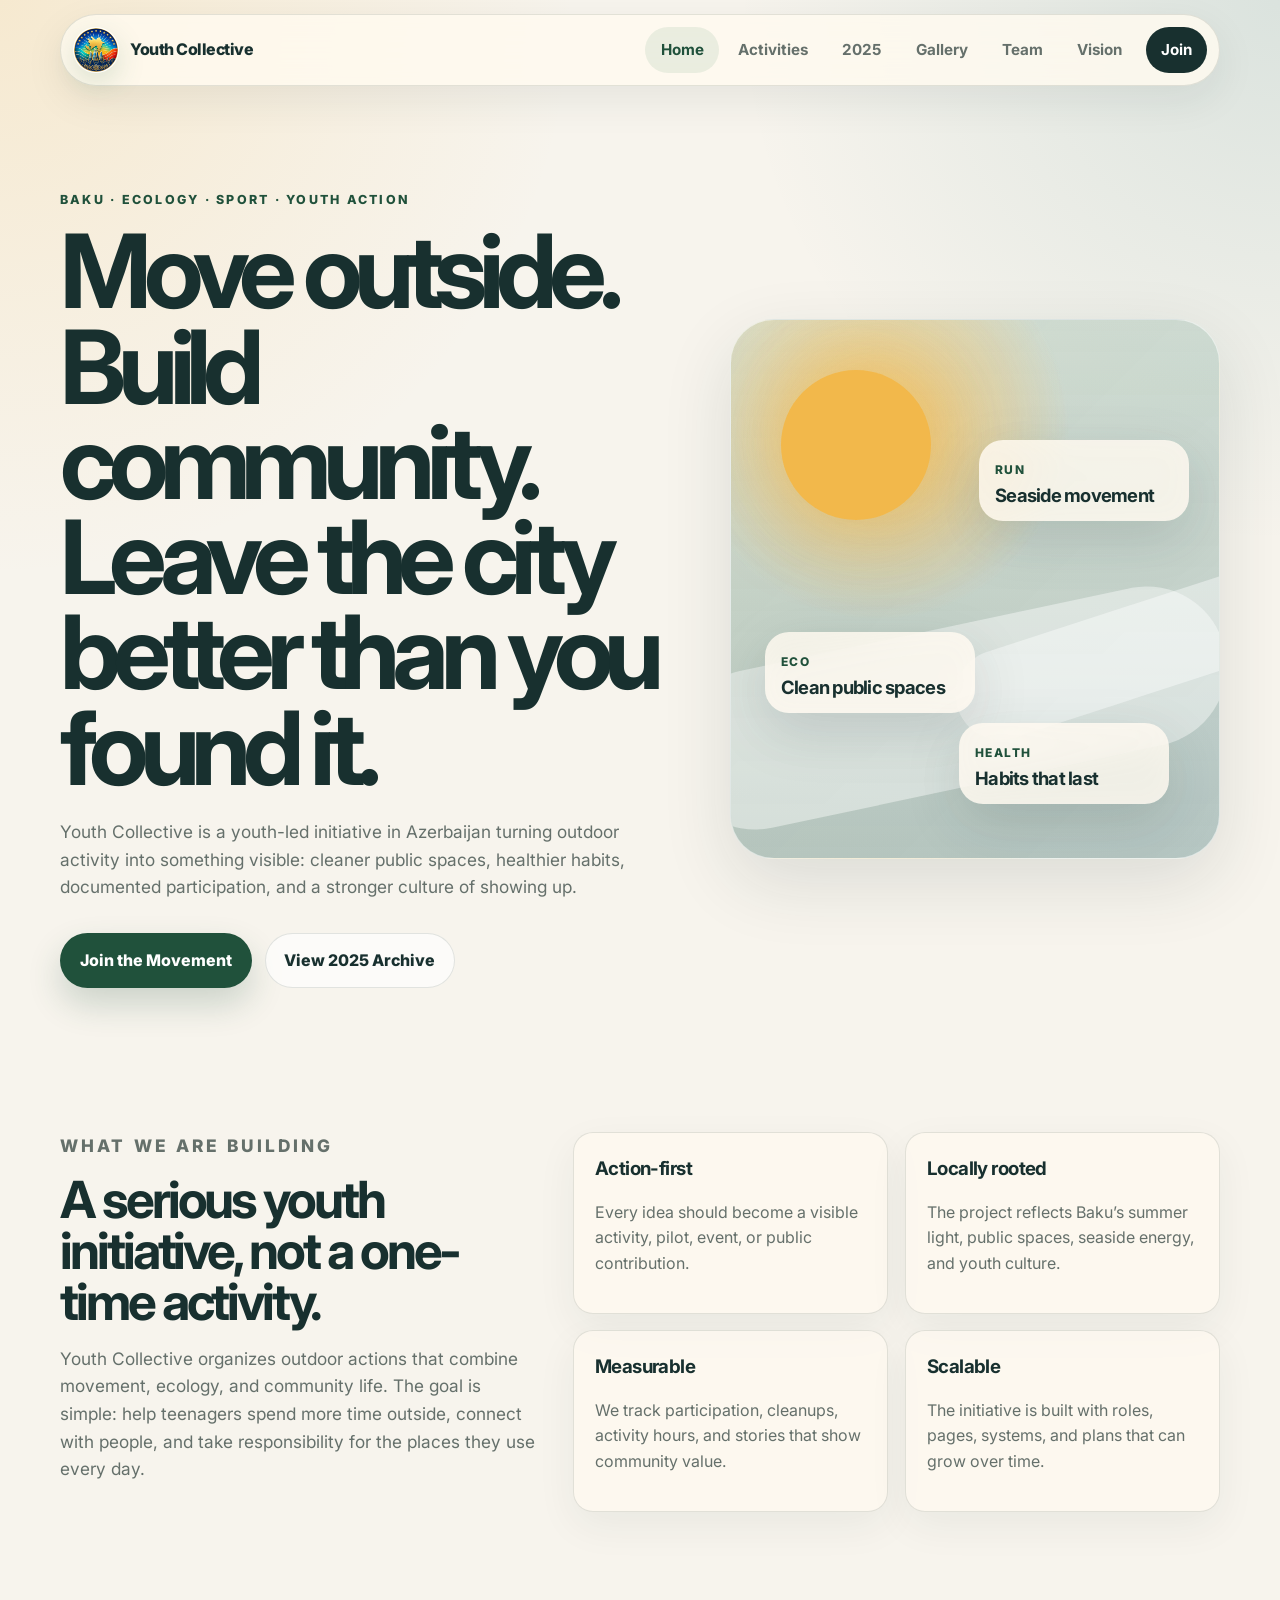
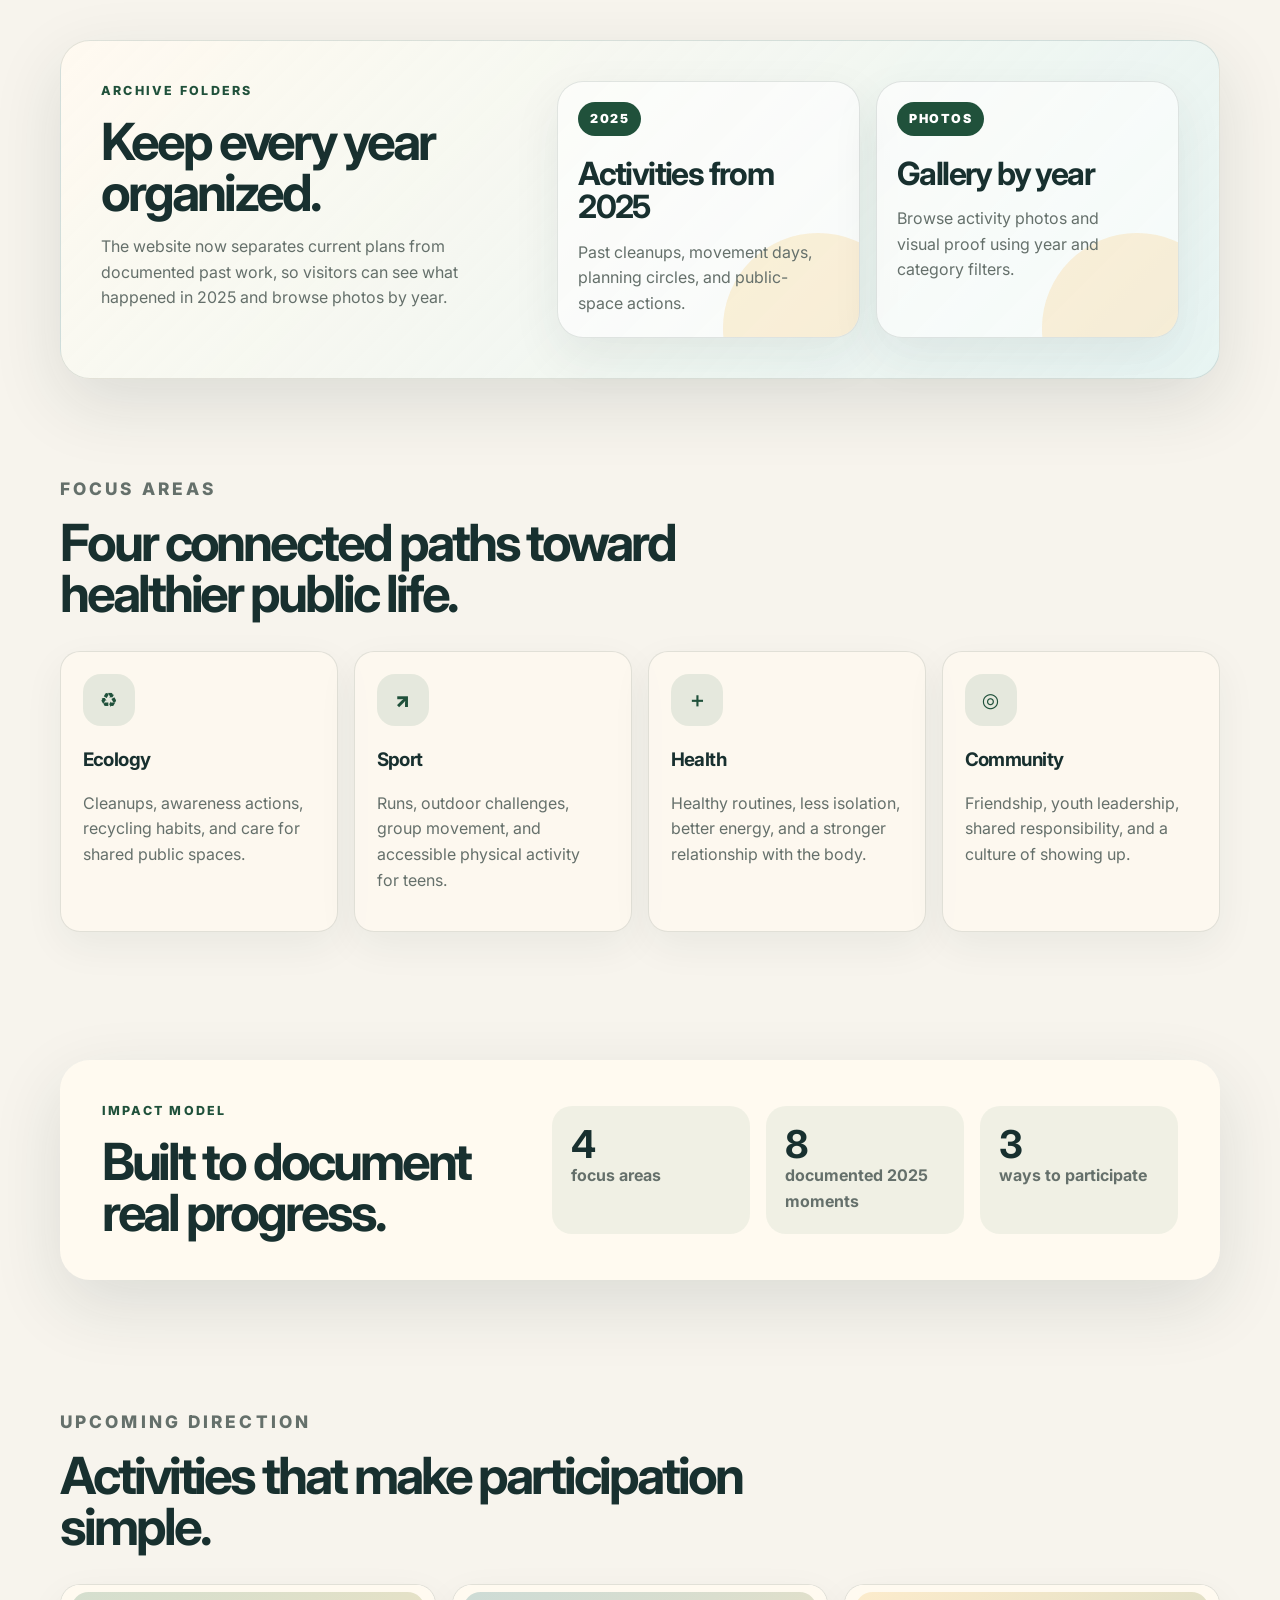
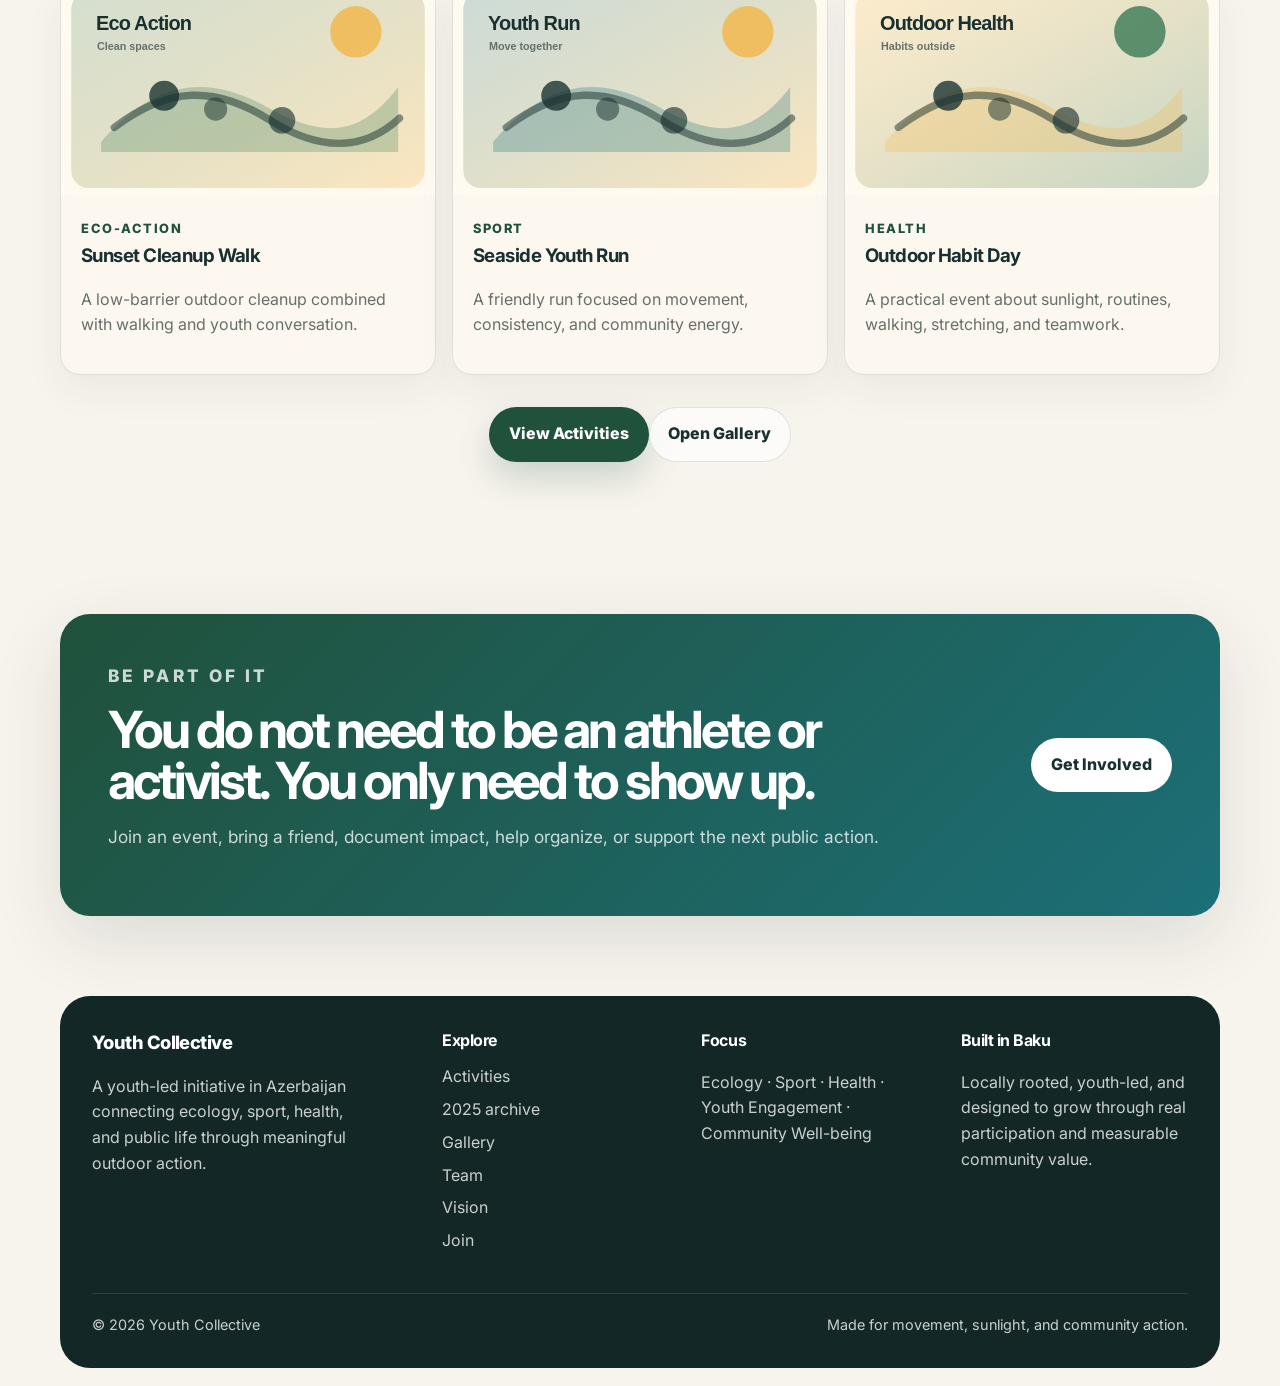
<file: index.html>
<!DOCTYPE html>
<html lang="en">
<head>

<meta charset="UTF-8" />
<meta name="viewport" content="width=device-width, initial-scale=1.0" />
<meta name="description" content="Youth Collective is a youth-led initiative in Azerbaijan focused on ecology, sport, health, outdoor activity, and community well-being." />
<link rel="icon" href="assets/logos/youth-collective-logo.png" type="image/png" />
<link rel="preconnect" href="https://fonts.googleapis.com" />
<link rel="preconnect" href="https://fonts.gstatic.com" crossorigin />
<link href="https://fonts.googleapis.com/css2?family=Inter:wght@400;500;600;700;800&display=swap" rel="stylesheet" />
<link rel="stylesheet" href="css/style.css" />

  <link rel="stylesheet" href="css/home.css" />
  <title>Youth Collective | Youth-led ecology, sport and health initiative</title>
</head>
<body>
  <a href="#main" class="skip-link">Skip to content</a>

<header class="site-header" data-header>
  <a class="brand" href="index.html" aria-label="Youth Collective home">
    <img class="brand-logo" src="assets/logos/youth-collective-logo.png" alt="" aria-hidden="true" />
    <span class="brand-text">Youth Collective</span>
  </a>
  <button class="nav-toggle" type="button" aria-label="Open navigation" aria-expanded="false" data-nav-toggle>
    <span></span><span></span><span></span>
  </button>
  <nav class="site-nav" data-site-nav aria-label="Main navigation">
    <a href="index.html">Home</a>
    <a href="events.html">Activities</a>
    <a href="activities-2025.html">2025</a>
    <a href="gallery.html">Gallery</a>
    <a href="team.html">Team</a>
    <a href="future.html">Vision</a>
    <a class="nav-cta" href="contact.html">Join</a>
  </nav>
</header>

  <main id="main">

    <section class="hero section-shell">
      <div class="hero-content reveal">
        <p class="eyebrow">Baku · Ecology · Sport · Youth Action</p>
        <h1>Move outside. Build community. Leave the city better than you found it.</h1>
        <p class="hero-text">Youth Collective is a youth-led initiative in Azerbaijan turning outdoor activity into something visible: cleaner public spaces, healthier habits, documented participation, and a stronger culture of showing up.</p>
        <div class="hero-actions">
          <a class="button primary" href="contact.html">Join the Movement</a>
          <a class="button secondary" href="activities-2025.html">View 2025 Archive</a>
        </div>
      </div>
      <div class="hero-visual reveal delay-1" aria-label="Abstract outdoor activity illustration">
        <div class="sun-orb"></div>
        <div class="motion-card card-run"><span>Run</span><strong>Seaside movement</strong></div>
        <div class="motion-card card-eco"><span>Eco</span><strong>Clean public spaces</strong></div>
        <div class="motion-card card-health"><span>Health</span><strong>Habits that last</strong></div>
      </div>
    </section>

    <section class="section-shell split-section">
      <div class="section-copy reveal">
        <p class="eyebrow">What we are building</p>
        <h2>A serious youth initiative, not a one-time activity.</h2>
        <p>Youth Collective organizes outdoor actions that combine movement, ecology, and community life. The goal is simple: help teenagers spend more time outside, connect with people, and take responsibility for the places they use every day.</p>
      </div>
      <div class="principle-grid reveal delay-1">
        <article><h3>Action-first</h3><p>Every idea should become a visible activity, pilot, event, or public contribution.</p></article>
        <article><h3>Locally rooted</h3><p>The project reflects Baku’s summer light, public spaces, seaside energy, and youth culture.</p></article>
        <article><h3>Measurable</h3><p>We track participation, cleanups, activity hours, and stories that show community value.</p></article>
        <article><h3>Scalable</h3><p>The initiative is built with roles, pages, systems, and plans that can grow over time.</p></article>
      </div>
    </section>

    <section class="section-shell archive-folders reveal" aria-labelledby="archive-folders-title">
      <div class="archive-copy">
        <p class="eyebrow">Archive folders</p>
        <h2 id="archive-folders-title">Keep every year organized.</h2>
        <p>The website now separates current plans from documented past work, so visitors can see what happened in 2025 and browse photos by year.</p>
      </div>
      <div class="folder-grid">
        <a class="folder-card" href="activities-2025.html">
          <span class="folder-tab">2025</span>
          <strong>Activities from 2025</strong>
          <p>Past cleanups, movement days, planning circles, and public-space actions.</p>
        </a>
        <a class="folder-card" href="gallery.html">
          <span class="folder-tab">Photos</span>
          <strong>Gallery by year</strong>
          <p>Browse activity photos and visual proof using year and category filters.</p>
        </a>
      </div>
    </section>

    <section class="section-shell focus-section">
      <div class="section-heading reveal">
        <p class="eyebrow">Focus areas</p>
        <h2>Four connected paths toward healthier public life.</h2>
      </div>
      <div class="focus-grid">
        <article class="focus-card reveal"><span class="focus-icon">♻</span><h3>Ecology</h3><p>Cleanups, awareness actions, recycling habits, and care for shared public spaces.</p></article>
        <article class="focus-card reveal delay-1"><span class="focus-icon">↗</span><h3>Sport</h3><p>Runs, outdoor challenges, group movement, and accessible physical activity for teens.</p></article>
        <article class="focus-card reveal delay-2"><span class="focus-icon">＋</span><h3>Health</h3><p>Healthy routines, less isolation, better energy, and a stronger relationship with the body.</p></article>
        <article class="focus-card reveal delay-3"><span class="focus-icon">◎</span><h3>Community</h3><p>Friendship, youth leadership, shared responsibility, and a culture of showing up.</p></article>
      </div>
    </section>

    <section class="impact-band section-shell reveal">
      <div><p class="eyebrow">Impact model</p><h2>Built to document real progress.</h2></div>
      <div class="impact-grid" data-counter-area>
        <div><strong data-counter="4">0</strong><span>focus areas</span></div>
        <div><strong data-counter="8">0</strong><span>documented 2025 moments</span></div>
        <div><strong data-counter="3">0</strong><span>ways to participate</span></div>
      </div>
    </section>

    <section class="section-shell activity-preview">
      <div class="section-heading reveal">
        <p class="eyebrow">Upcoming direction</p>
        <h2>Activities that make participation simple.</h2>
      </div>
      <div class="preview-grid">
        <article class="event-preview-card reveal"><img src="assets/images/cleanup.svg" alt="Abstract illustration of eco cleanup"><div><span>Eco-action</span><h3>Sunset Cleanup Walk</h3><p>A low-barrier outdoor cleanup combined with walking and youth conversation.</p></div></article>
        <article class="event-preview-card reveal delay-1"><img src="assets/images/run.svg" alt="Abstract illustration of running"><div><span>Sport</span><h3>Seaside Youth Run</h3><p>A friendly run focused on movement, consistency, and community energy.</p></div></article>
        <article class="event-preview-card reveal delay-2"><img src="assets/images/outdoor.svg" alt="Abstract illustration of outdoor gathering"><div><span>Health</span><h3>Outdoor Habit Day</h3><p>A practical event about sunlight, routines, walking, stretching, and teamwork.</p></div></article>
      </div>
      <div class="center-action reveal"><a href="events.html" class="button primary">View Activities</a>
        <a href="gallery.html" class="button secondary">Open Gallery</a></div>
    </section>

    <section class="join-panel section-shell reveal">
      <div>
        <p class="eyebrow">Be part of it</p>
        <h2>You do not need to be an athlete or activist. You only need to show up.</h2>
        <p>Join an event, bring a friend, document impact, help organize, or support the next public action.</p>
      </div>
      <a class="button light" href="contact.html">Get Involved</a>
    </section>

  </main>

<footer class="site-footer">
  <div class="footer-grid">
    <div>
      <a class="footer-brand" href="index.html">Youth Collective</a>
      <p>A youth-led initiative in Azerbaijan connecting ecology, sport, health, and public life through meaningful outdoor action.</p>
    </div>
    <div>
      <h3>Explore</h3>
      <a href="events.html">Activities</a>
      <a href="activities-2025.html">2025 archive</a>
      <a href="gallery.html">Gallery</a>
      <a href="team.html">Team</a>
      <a href="future.html">Vision</a>
      <a href="contact.html">Join</a>
    </div>
    <div>
      <h3>Focus</h3>
      <p>Ecology · Sport · Health · Youth Engagement · Community Well-being</p>
    </div>
    <div>
      <h3>Built in Baku</h3>
      <p>Locally rooted, youth-led, and designed to grow through real participation and measurable community value.</p>
    </div>
  </div>
  <div class="footer-bottom">
    <span>© 2026 Youth Collective</span>
    <span>Made for movement, sunlight, and community action.</span>
  </div>
</footer>

  <script src="js/navigation.js"></script>
  <script src="js/animations.js"></script>
  <script src="js/main.js"></script>

</body>
</html>
</file>
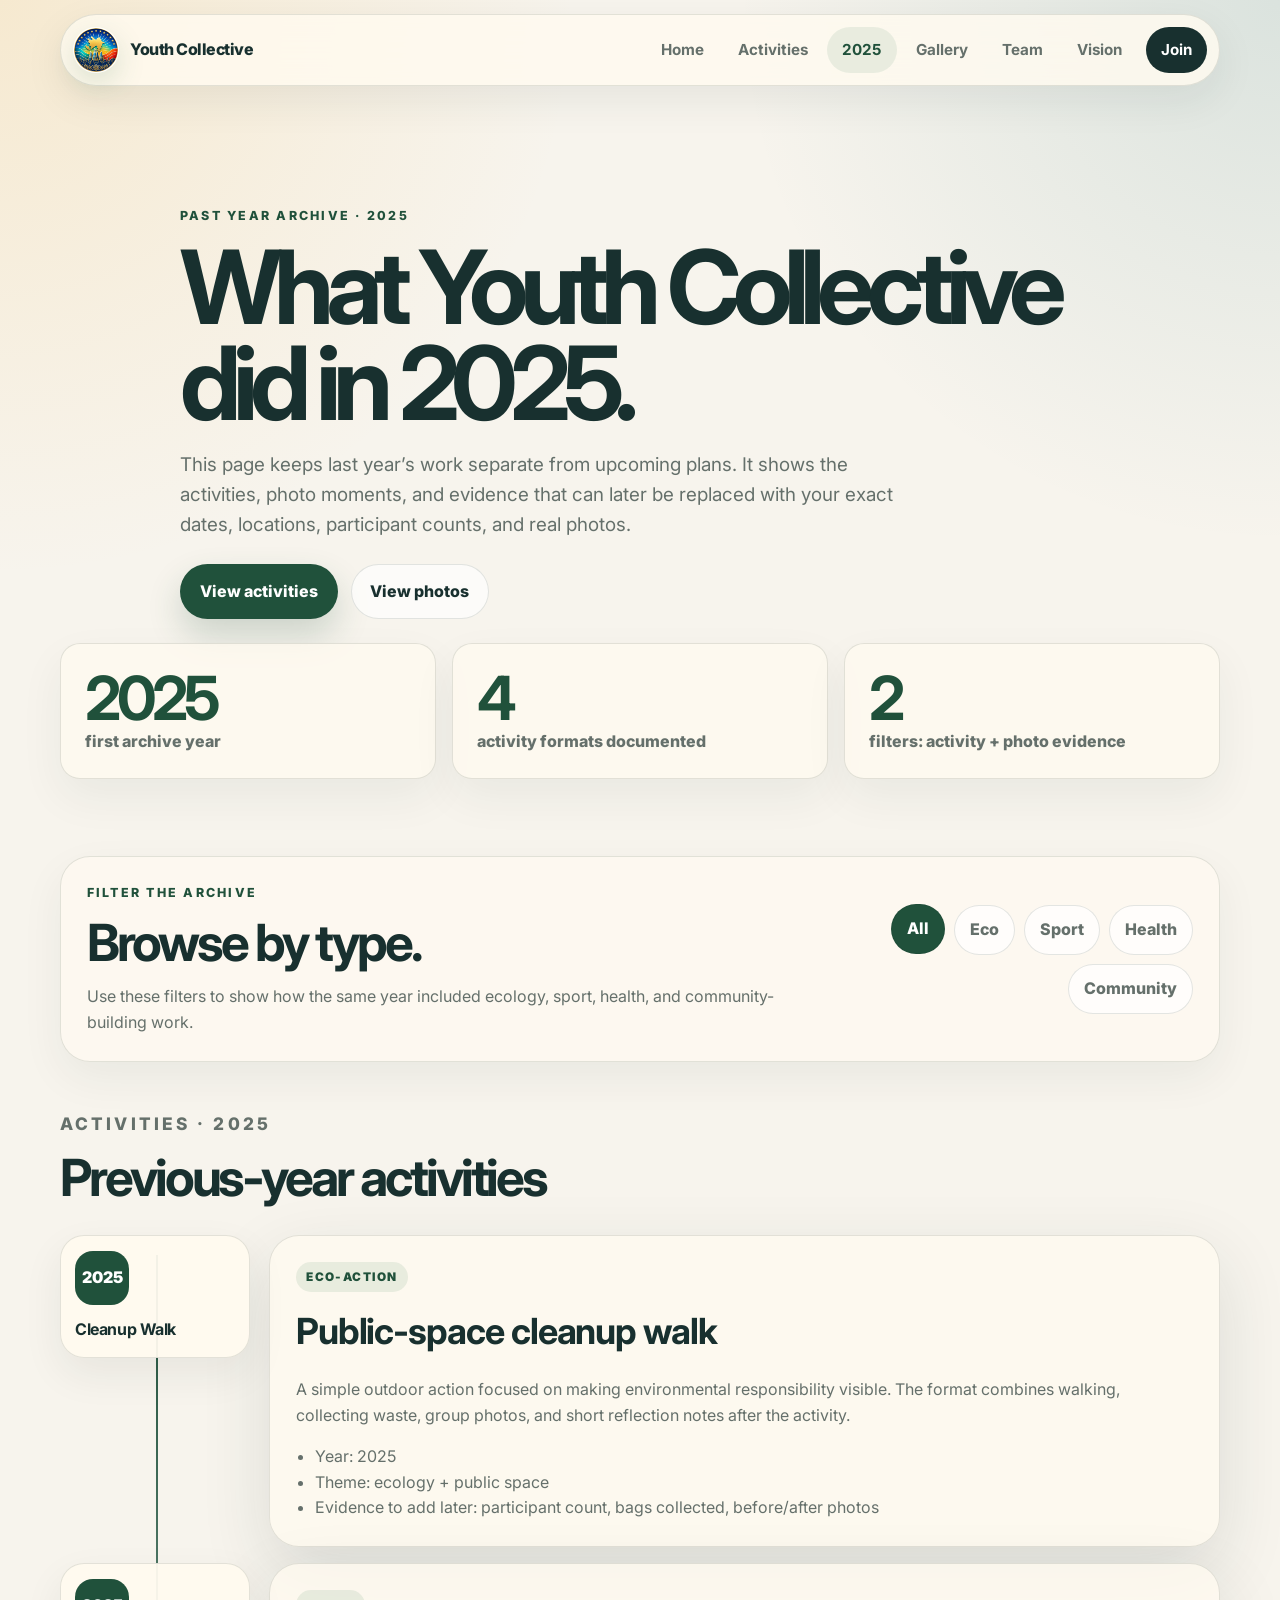
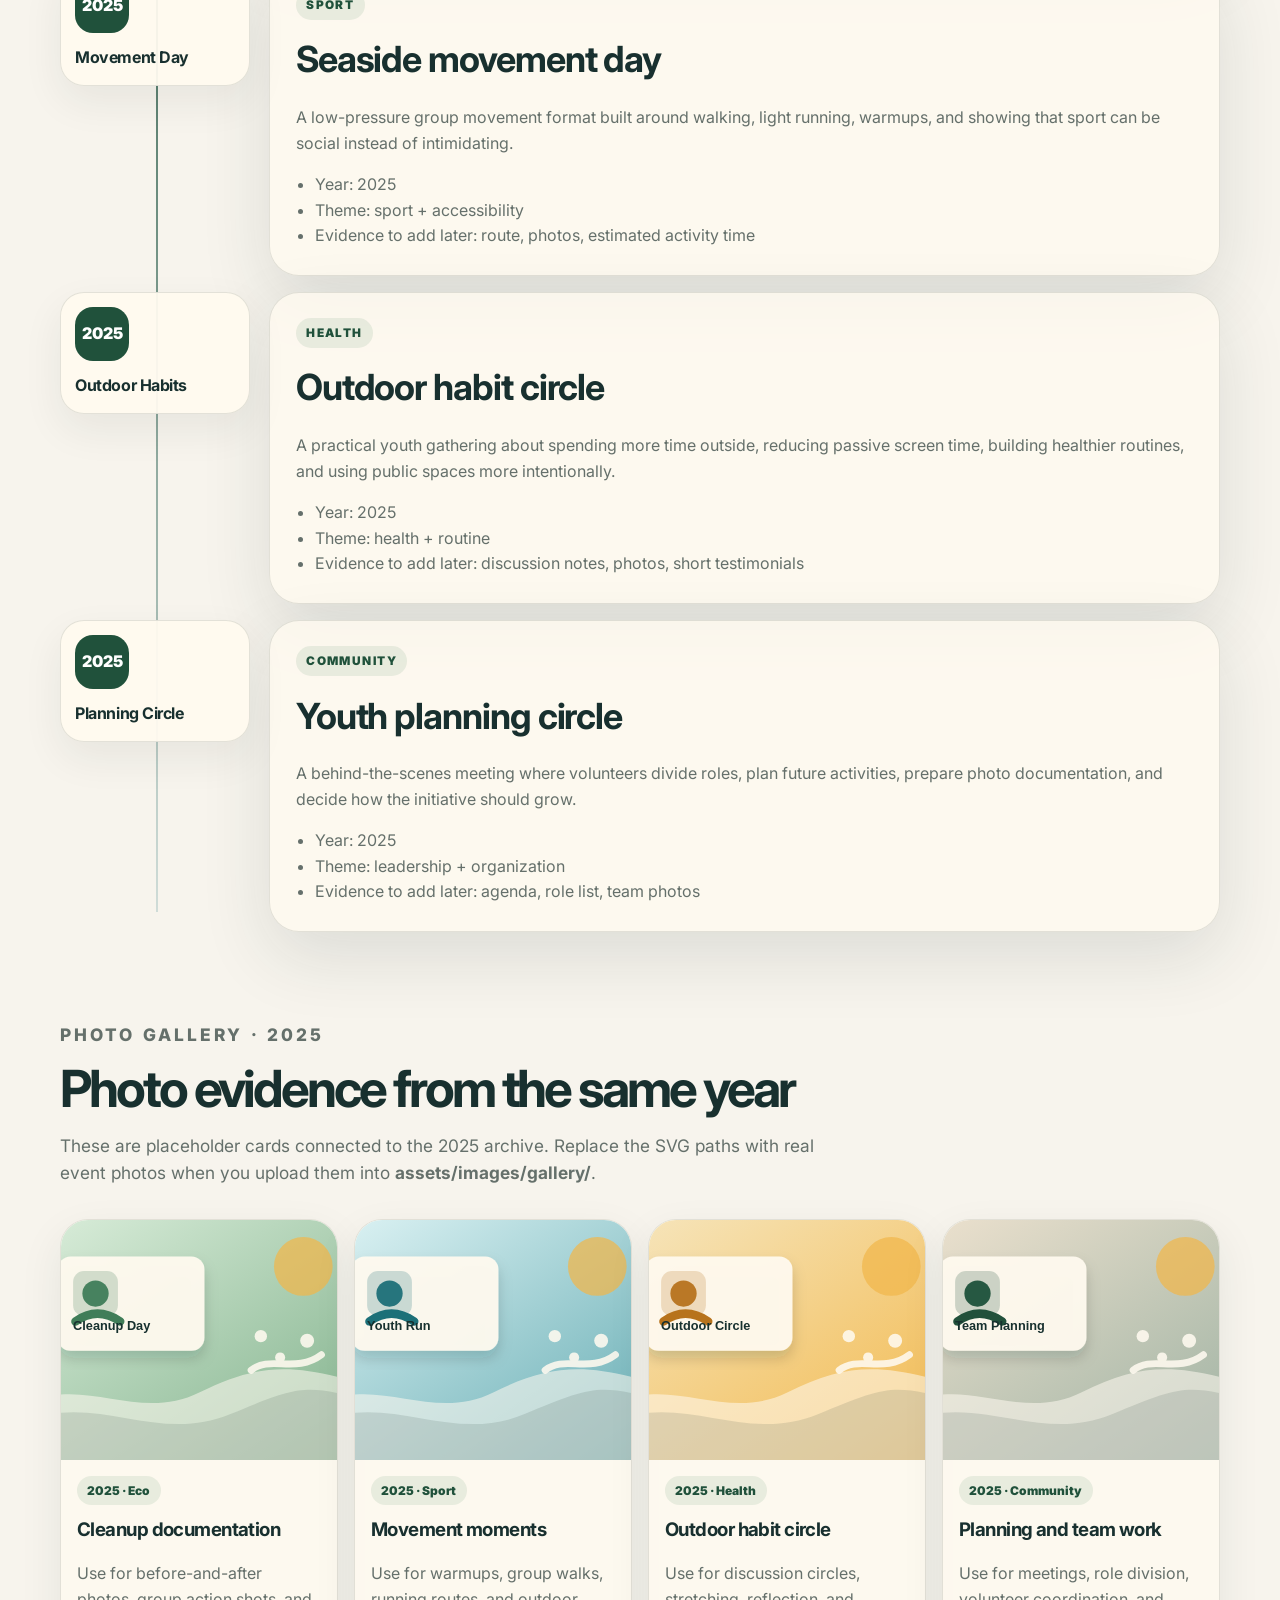
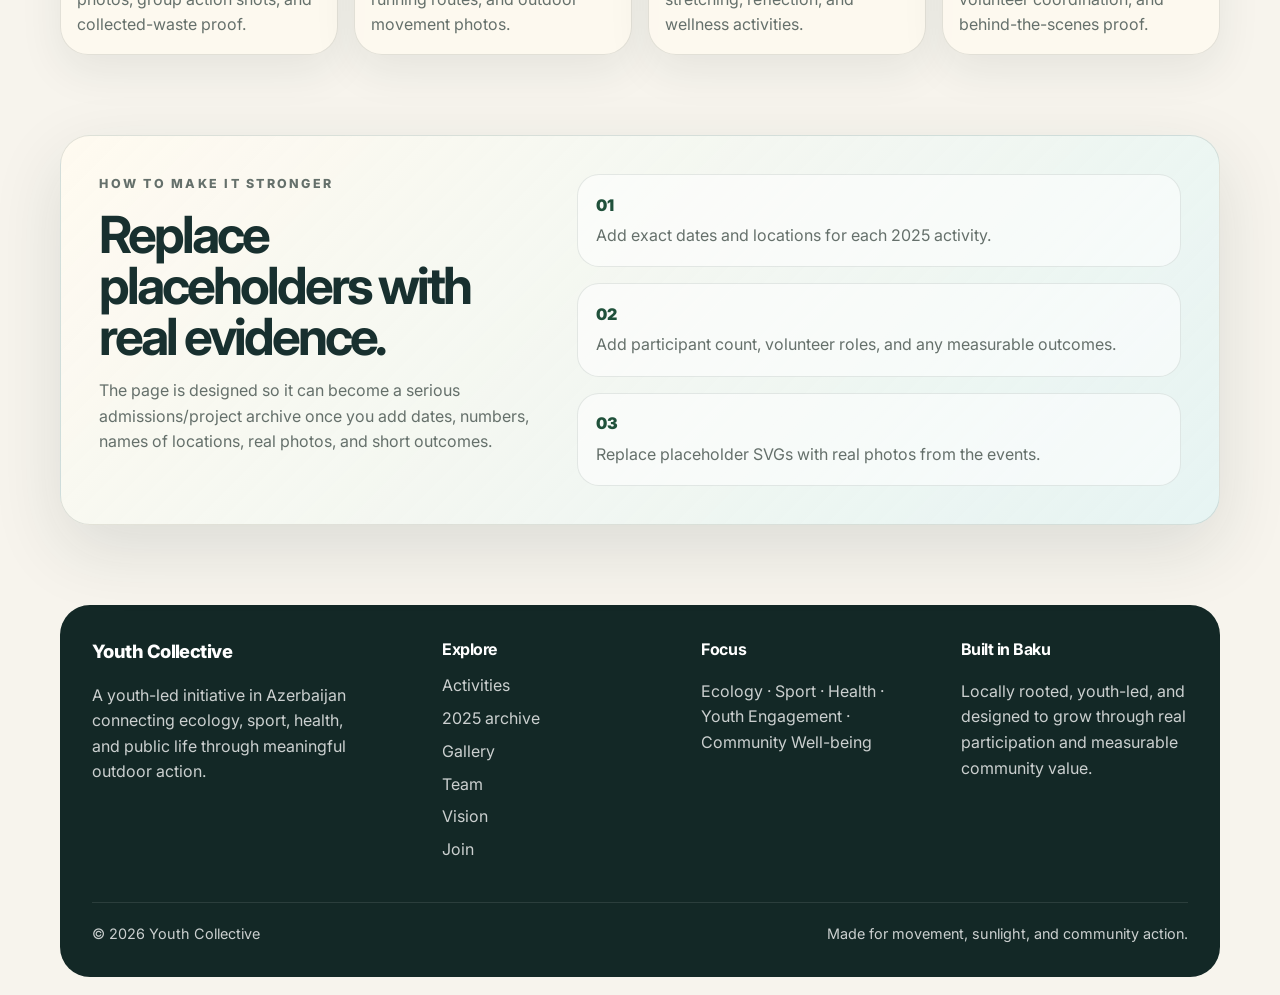
<file: activities-2025.html>
<!DOCTYPE html>
<html lang="en">
<head>
<meta charset="UTF-8" />
<meta name="viewport" content="width=device-width, initial-scale=1.0" />
<meta name="description" content="Youth Collective 2025 archive: activities, photos, and documented youth-led ecology, sport, health, and community actions in Baku." />
<link rel="icon" href="assets/logos/youth-collective-logo.png" type="image/png" />
<link rel="preconnect" href="https://fonts.googleapis.com" />
<link rel="preconnect" href="https://fonts.gstatic.com" crossorigin />
<link href="https://fonts.googleapis.com/css2?family=Inter:wght@400;500;600;700;800&display=swap" rel="stylesheet" />
<link rel="stylesheet" href="css/style.css" />
<link rel="stylesheet" href="css/activities-2025.css" />
<title>2025 Archive | Youth Collective</title>
</head>
<body>
  <a href="#main" class="skip-link">Skip to content</a>

<header class="site-header" data-header>
  <a class="brand" href="index.html" aria-label="Youth Collective home">
    <img class="brand-logo" src="assets/logos/youth-collective-logo.png" alt="" aria-hidden="true" />
    <span class="brand-text">Youth Collective</span>
  </a>
  <button class="nav-toggle" type="button" aria-label="Open navigation" aria-expanded="false" data-nav-toggle>
    <span></span><span></span><span></span>
  </button>
  <nav class="site-nav" data-site-nav aria-label="Main navigation">
    <a href="index.html">Home</a>
    <a href="events.html">Activities</a>
    <a href="activities-2025.html">2025</a>
    <a href="gallery.html">Gallery</a>
    <a href="team.html">Team</a>
    <a href="future.html">Vision</a>
    <a class="nav-cta" href="contact.html">Join</a>
  </nav>
</header>

  <main id="main">
    <section class="page-hero section-shell archive-hero reveal">
      <p class="eyebrow">Past year archive · 2025</p>
      <h1>What Youth Collective did in 2025.</h1>
      <p>This page keeps last year’s work separate from upcoming plans. It shows the activities, photo moments, and evidence that can later be replaced with your exact dates, locations, participant counts, and real photos.</p>
      <div class="archive-actions">
        <a class="button primary" href="#activities-2025">View activities</a>
        <a class="button secondary" href="#photos-2025">View photos</a>
      </div>
    </section>

    <section class="section-shell archive-summary reveal" aria-label="2025 summary">
      <article><strong>2025</strong><span>first archive year</span></article>
      <article><strong>4</strong><span>activity formats documented</span></article>
      <article><strong>2</strong><span>filters: activity + photo evidence</span></article>
    </section>

    <section class="section-shell archive-filter-panel reveal" aria-label="Archive filters">
      <div>
        <p class="eyebrow">Filter the archive</p>
        <h2>Browse by type.</h2>
        <p>Use these filters to show how the same year included ecology, sport, health, and community-building work.</p>
      </div>
      <div class="archive-filters" role="group" aria-label="Filter 2025 archive">
        <button class="archive-filter active" data-archive-filter="all">All</button>
        <button class="archive-filter" data-archive-filter="eco">Eco</button>
        <button class="archive-filter" data-archive-filter="sport">Sport</button>
        <button class="archive-filter" data-archive-filter="health">Health</button>
        <button class="archive-filter" data-archive-filter="community">Community</button>
      </div>
    </section>

    <section id="activities-2025" class="section-shell timeline-section" aria-labelledby="activities-2025-title">
      <div class="section-heading reveal">
        <p class="eyebrow">Activities · 2025</p>
        <h2 id="activities-2025-title">Previous-year activities</h2>
      </div>
      <div class="timeline-list">
        <article class="timeline-card reveal" data-archive-item data-category="eco" data-year="2025">
          <div class="timeline-date"><span>2025</span><strong>Cleanup Walk</strong></div>
          <div class="timeline-content">
            <span class="tag">Eco-action</span>
            <h3>Public-space cleanup walk</h3>
            <p>A simple outdoor action focused on making environmental responsibility visible. The format combines walking, collecting waste, group photos, and short reflection notes after the activity.</p>
            <ul><li>Year: 2025</li><li>Theme: ecology + public space</li><li>Evidence to add later: participant count, bags collected, before/after photos</li></ul>
          </div>
        </article>

        <article class="timeline-card reveal" data-archive-item data-category="sport" data-year="2025">
          <div class="timeline-date"><span>2025</span><strong>Movement Day</strong></div>
          <div class="timeline-content">
            <span class="tag">Sport</span>
            <h3>Seaside movement day</h3>
            <p>A low-pressure group movement format built around walking, light running, warmups, and showing that sport can be social instead of intimidating.</p>
            <ul><li>Year: 2025</li><li>Theme: sport + accessibility</li><li>Evidence to add later: route, photos, estimated activity time</li></ul>
          </div>
        </article>

        <article class="timeline-card reveal" data-archive-item data-category="health" data-year="2025">
          <div class="timeline-date"><span>2025</span><strong>Outdoor Habits</strong></div>
          <div class="timeline-content">
            <span class="tag">Health</span>
            <h3>Outdoor habit circle</h3>
            <p>A practical youth gathering about spending more time outside, reducing passive screen time, building healthier routines, and using public spaces more intentionally.</p>
            <ul><li>Year: 2025</li><li>Theme: health + routine</li><li>Evidence to add later: discussion notes, photos, short testimonials</li></ul>
          </div>
        </article>

        <article class="timeline-card reveal" data-archive-item data-category="community" data-year="2025">
          <div class="timeline-date"><span>2025</span><strong>Planning Circle</strong></div>
          <div class="timeline-content">
            <span class="tag">Community</span>
            <h3>Youth planning circle</h3>
            <p>A behind-the-scenes meeting where volunteers divide roles, plan future activities, prepare photo documentation, and decide how the initiative should grow.</p>
            <ul><li>Year: 2025</li><li>Theme: leadership + organization</li><li>Evidence to add later: agenda, role list, team photos</li></ul>
          </div>
        </article>
      </div>
    </section>

    <section id="photos-2025" class="section-shell archive-gallery-section" aria-labelledby="photos-2025-title">
      <div class="section-heading reveal">
        <p class="eyebrow">Photo gallery · 2025</p>
        <h2 id="photos-2025-title">Photo evidence from the same year</h2>
        <p>These are placeholder cards connected to the 2025 archive. Replace the SVG paths with real event photos when you upload them into <strong>assets/images/gallery/</strong>.</p>
      </div>
      <div class="archive-photo-grid">
        <article class="archive-photo-card reveal" data-archive-item data-category="eco" data-year="2025"><img src="assets/images/gallery/cleanup-day.svg" alt="Cleanup day placeholder"><div><span>2025 · Eco</span><h3>Cleanup documentation</h3><p>Use for before-and-after photos, group action shots, and collected-waste proof.</p></div></article>
        <article class="archive-photo-card reveal" data-archive-item data-category="sport" data-year="2025"><img src="assets/images/gallery/run-day.svg" alt="Run day placeholder"><div><span>2025 · Sport</span><h3>Movement moments</h3><p>Use for warmups, group walks, running routes, and outdoor movement photos.</p></div></article>
        <article class="archive-photo-card reveal" data-archive-item data-category="health" data-year="2025"><img src="assets/images/gallery/outdoor-circle.svg" alt="Outdoor circle placeholder"><div><span>2025 · Health</span><h3>Outdoor habit circle</h3><p>Use for discussion circles, stretching, reflection, and wellness activities.</p></div></article>
        <article class="archive-photo-card reveal" data-archive-item data-category="community" data-year="2025"><img src="assets/images/gallery/team-planning.svg" alt="Planning placeholder"><div><span>2025 · Community</span><h3>Planning and team work</h3><p>Use for meetings, role division, volunteer coordination, and behind-the-scenes proof.</p></div></article>
      </div>
    </section>

    <section class="section-shell proof-section reveal">
      <div>
        <p class="eyebrow">How to make it stronger</p>
        <h2>Replace placeholders with real evidence.</h2>
        <p>The page is designed so it can become a serious admissions/project archive once you add dates, numbers, names of locations, real photos, and short outcomes.</p>
      </div>
      <div class="proof-grid">
        <article><span>01</span><p>Add exact dates and locations for each 2025 activity.</p></article>
        <article><span>02</span><p>Add participant count, volunteer roles, and any measurable outcomes.</p></article>
        <article><span>03</span><p>Replace placeholder SVGs with real photos from the events.</p></article>
      </div>
    </section>
  </main>

<footer class="site-footer">
  <div class="footer-grid">
    <div>
      <a class="footer-brand" href="index.html">Youth Collective</a>
      <p>A youth-led initiative in Azerbaijan connecting ecology, sport, health, and public life through meaningful outdoor action.</p>
    </div>
    <div>
      <h3>Explore</h3>
      <a href="events.html">Activities</a>
      <a href="activities-2025.html">2025 archive</a>
      <a href="gallery.html">Gallery</a>
      <a href="team.html">Team</a>
      <a href="future.html">Vision</a>
      <a href="contact.html">Join</a>
    </div>
    <div>
      <h3>Focus</h3>
      <p>Ecology · Sport · Health · Youth Engagement · Community Well-being</p>
    </div>
    <div>
      <h3>Built in Baku</h3>
      <p>Locally rooted, youth-led, and designed to grow through real participation and measurable community value.</p>
    </div>
  </div>
  <div class="footer-bottom">
    <span>© 2026 Youth Collective</span>
    <span>Made for movement, sunlight, and community action.</span>
  </div>
</footer>

  <script src="js/navigation.js"></script>
  <script src="js/animations.js"></script>
  <script src="js/archive-2025.js"></script>
</body>
</html>
</file>
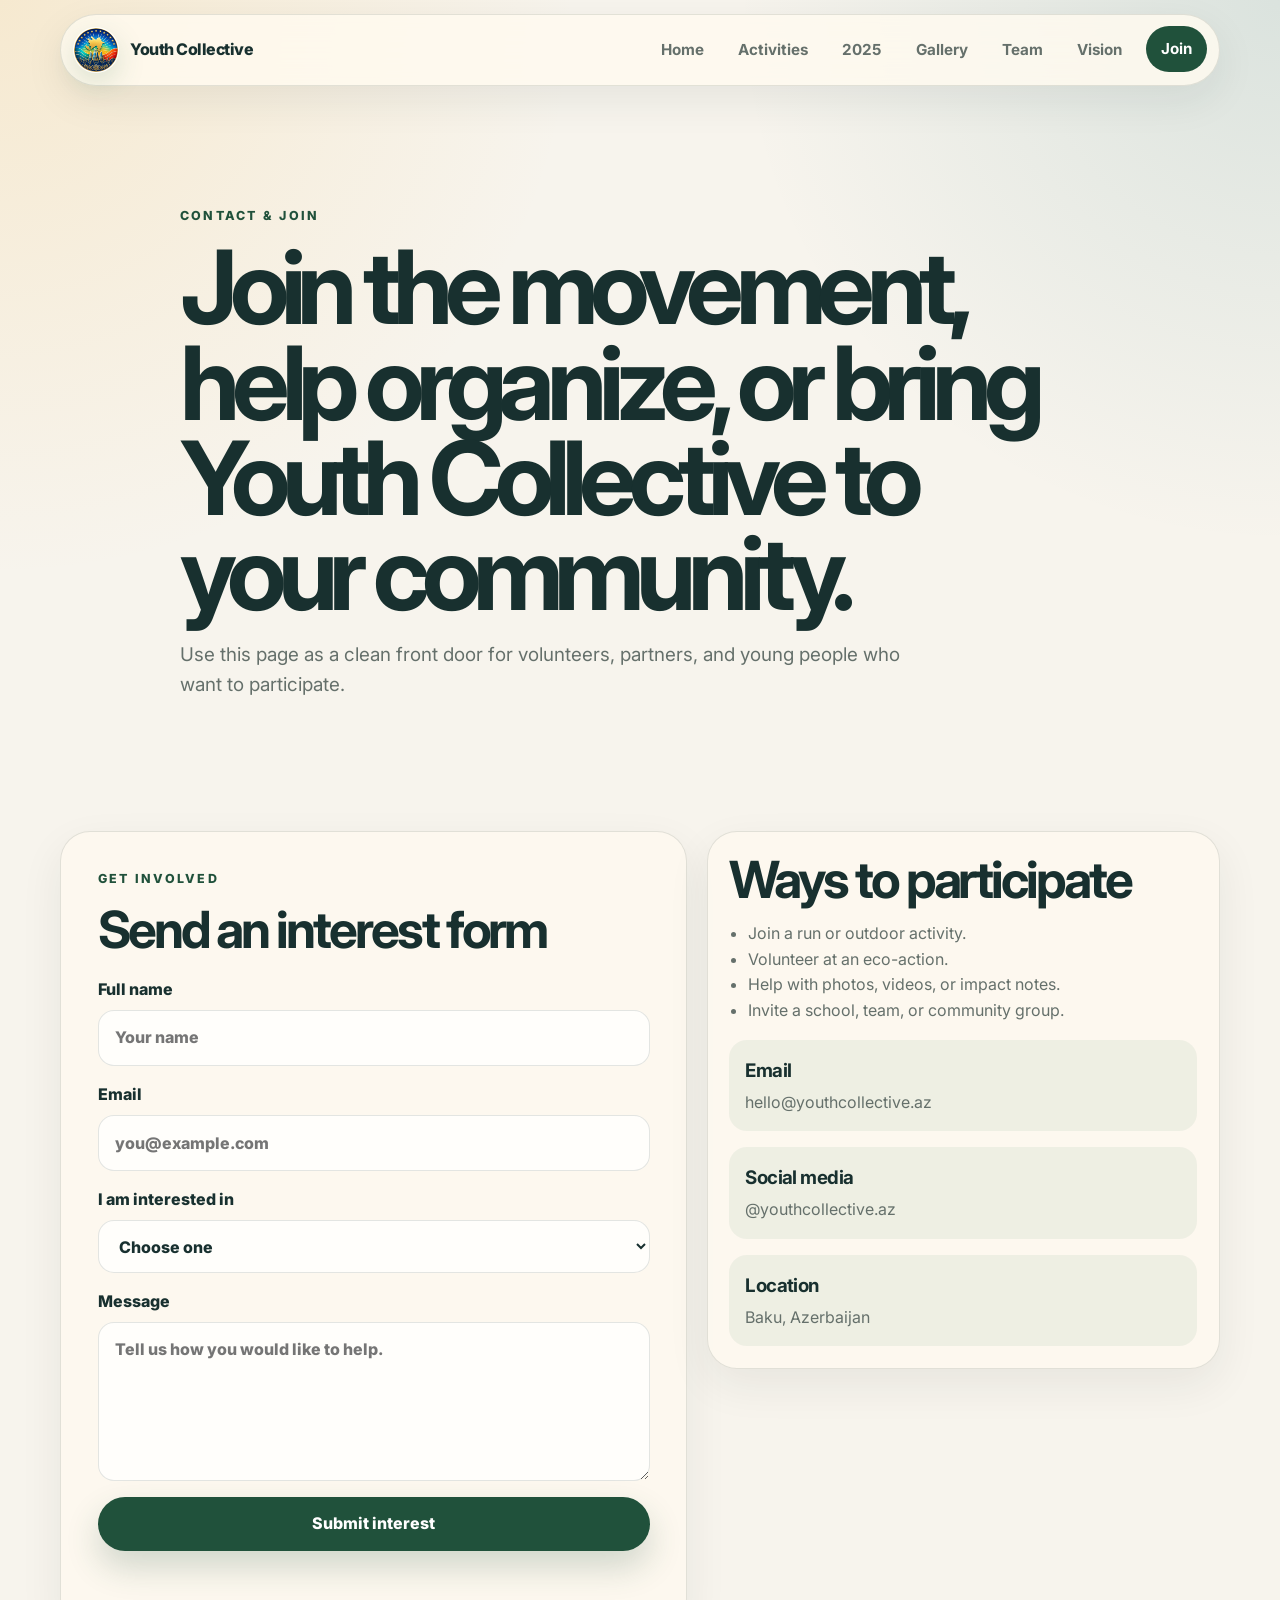
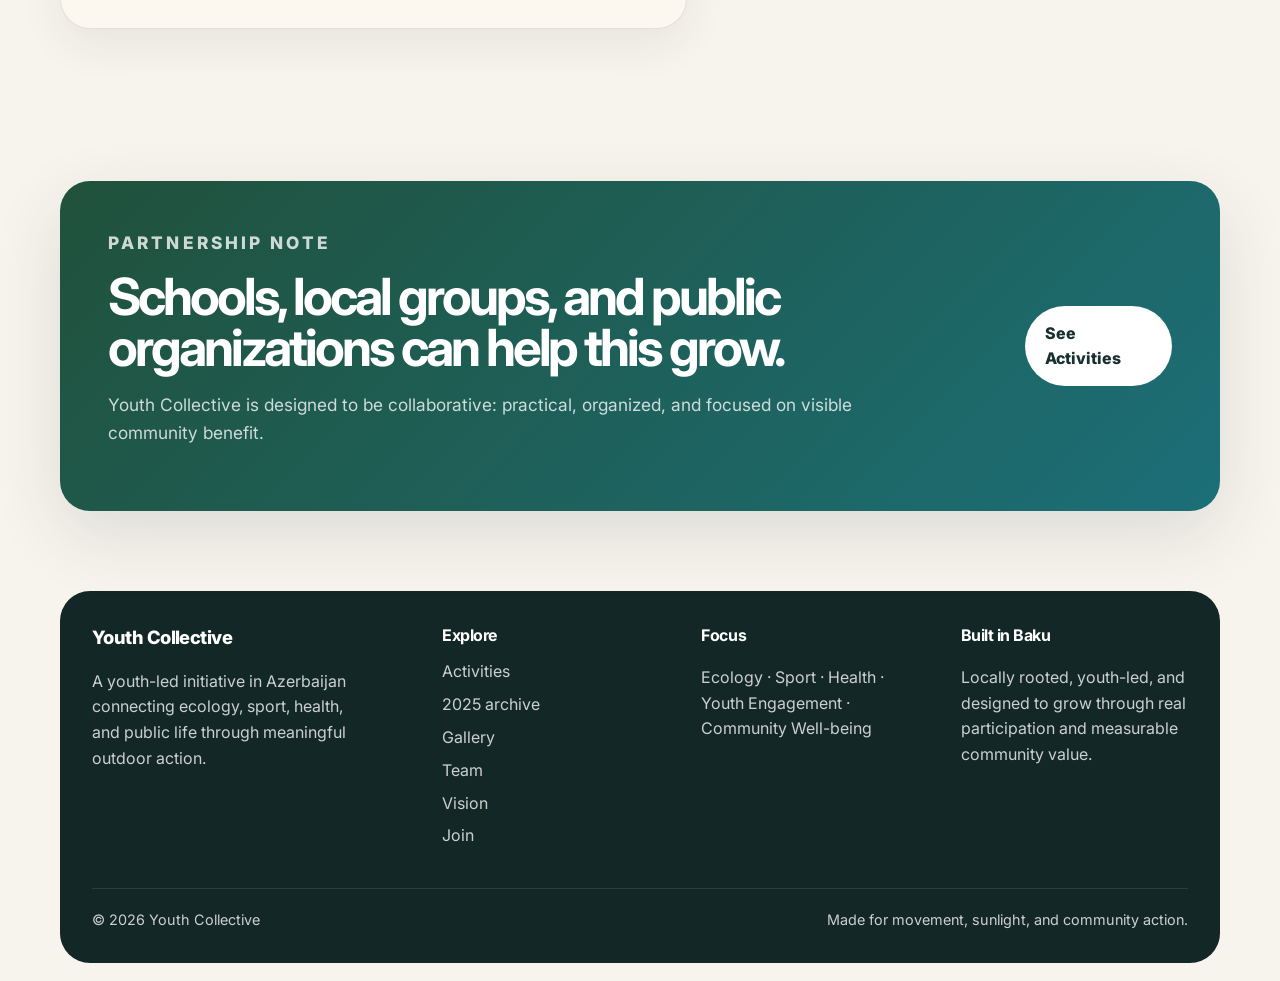
<file: contact.html>
<!DOCTYPE html>
<html lang="en">
<head>

<meta charset="UTF-8" />
<meta name="viewport" content="width=device-width, initial-scale=1.0" />
<meta name="description" content="Youth Collective is a youth-led initiative in Azerbaijan focused on ecology, sport, health, outdoor activity, and community well-being." />
<link rel="icon" href="assets/logos/youth-collective-logo.png" type="image/png" />
<link rel="preconnect" href="https://fonts.googleapis.com" />
<link rel="preconnect" href="https://fonts.gstatic.com" crossorigin />
<link href="https://fonts.googleapis.com/css2?family=Inter:wght@400;500;600;700;800&display=swap" rel="stylesheet" />
<link rel="stylesheet" href="css/style.css" />

  <link rel="stylesheet" href="css/contact.css" />
  <title>Contact | Youth Collective</title>
</head>
<body>
  <a href="#main" class="skip-link">Skip to content</a>

<header class="site-header" data-header>
  <a class="brand" href="index.html" aria-label="Youth Collective home">
    <img class="brand-logo" src="assets/logos/youth-collective-logo.png" alt="" aria-hidden="true" />
    <span class="brand-text">Youth Collective</span>
  </a>
  <button class="nav-toggle" type="button" aria-label="Open navigation" aria-expanded="false" data-nav-toggle>
    <span></span><span></span><span></span>
  </button>
  <nav class="site-nav" data-site-nav aria-label="Main navigation">
    <a href="index.html">Home</a>
    <a href="events.html">Activities</a>
    <a href="activities-2025.html">2025</a>
    <a href="gallery.html">Gallery</a>
    <a href="team.html">Team</a>
    <a href="future.html">Vision</a>
    <a class="nav-cta" href="contact.html">Join</a>
  </nav>
</header>

  <main id="main">

    <section class="page-hero section-shell reveal">
      <p class="eyebrow">Contact & join</p>
      <h1>Join the movement, help organize, or bring Youth Collective to your community.</h1>
      <p>Use this page as a clean front door for volunteers, partners, and young people who want to participate.</p>
    </section>

    <section class="section-shell contact-layout">
      <div class="contact-card reveal">
        <p class="eyebrow">Get involved</p>
        <h2>Send an interest form</h2>
        <form class="join-form" data-join-form novalidate>
          <label>Full name<input type="text" name="name" placeholder="Your name" required></label>
          <label>Email<input type="email" name="email" placeholder="you@example.com" required></label>
          <label>I am interested in
            <select name="interest" required>
              <option value="">Choose one</option>
              <option>Joining activities</option>
              <option>Helping organize events</option>
              <option>Eco-actions</option>
              <option>Sport / running</option>
              <option>Partnerships</option>
            </select>
          </label>
          <label>Message<textarea name="message" rows="5" placeholder="Tell us how you would like to help."></textarea></label>
          <button class="button primary" type="submit">Submit interest</button>
          <p class="form-status" data-form-status aria-live="polite"></p>
        </form>
      </div>
      <aside class="contact-info reveal delay-1">
        <div><h2>Ways to participate</h2><ul><li>Join a run or outdoor activity.</li><li>Volunteer at an eco-action.</li><li>Help with photos, videos, or impact notes.</li><li>Invite a school, team, or community group.</li></ul></div>
        <div class="info-box"><h3>Email</h3><p>hello@youthcollective.az</p></div>
        <div class="info-box"><h3>Social media</h3><p>@youthcollective.az</p></div>
        <div class="info-box"><h3>Location</h3><p>Baku, Azerbaijan</p></div>
      </aside>
    </section>

    <section class="join-panel section-shell reveal">
      <div><p class="eyebrow">Partnership note</p><h2>Schools, local groups, and public organizations can help this grow.</h2><p>Youth Collective is designed to be collaborative: practical, organized, and focused on visible community benefit.</p></div>
      <a class="button light" href="events.html">See Activities</a>
    </section>

  </main>

<footer class="site-footer">
  <div class="footer-grid">
    <div>
      <a class="footer-brand" href="index.html">Youth Collective</a>
      <p>A youth-led initiative in Azerbaijan connecting ecology, sport, health, and public life through meaningful outdoor action.</p>
    </div>
    <div>
      <h3>Explore</h3>
      <a href="events.html">Activities</a>
      <a href="activities-2025.html">2025 archive</a>
      <a href="gallery.html">Gallery</a>
      <a href="team.html">Team</a>
      <a href="future.html">Vision</a>
      <a href="contact.html">Join</a>
    </div>
    <div>
      <h3>Focus</h3>
      <p>Ecology · Sport · Health · Youth Engagement · Community Well-being</p>
    </div>
    <div>
      <h3>Built in Baku</h3>
      <p>Locally rooted, youth-led, and designed to grow through real participation and measurable community value.</p>
    </div>
  </div>
  <div class="footer-bottom">
    <span>© 2026 Youth Collective</span>
    <span>Made for movement, sunlight, and community action.</span>
  </div>
</footer>

  <script src="js/navigation.js"></script>
  <script src="js/animations.js"></script>
  <script src="js/main.js"></script>

</body>
</html>
</file>
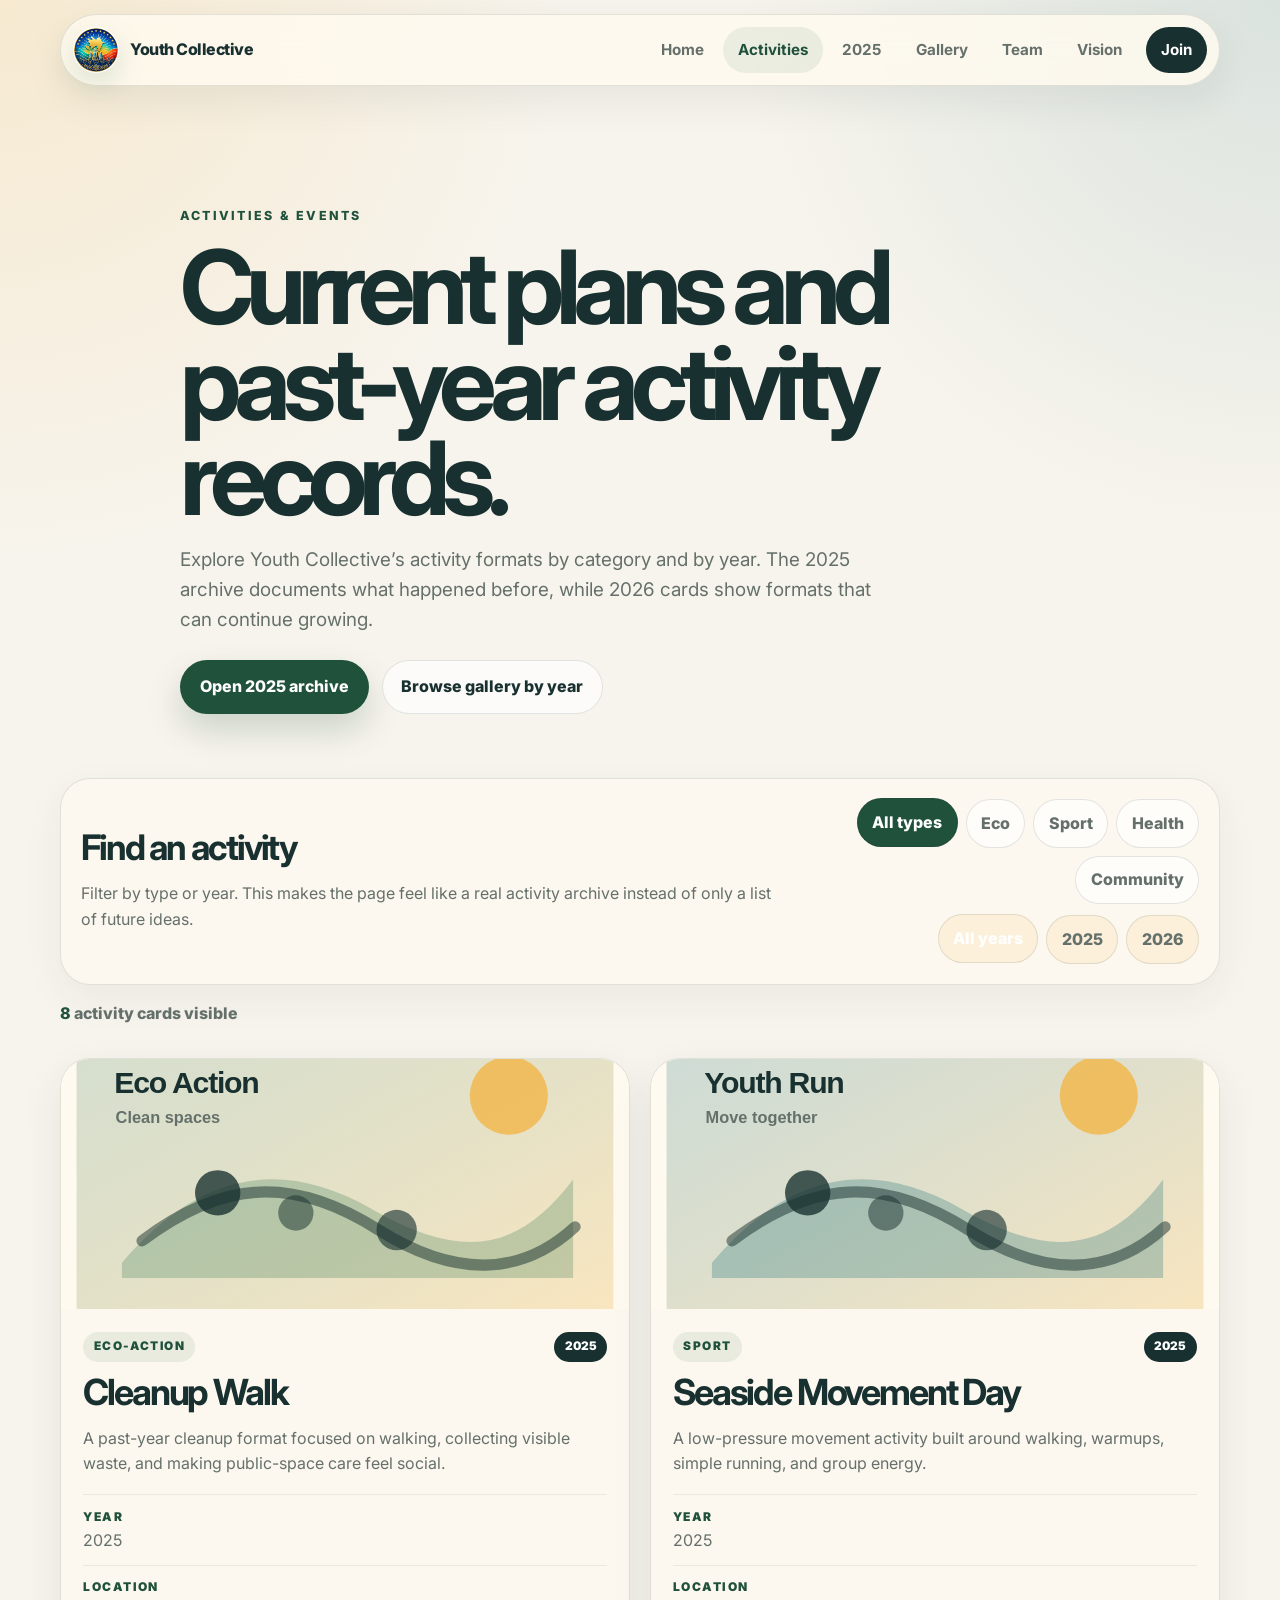
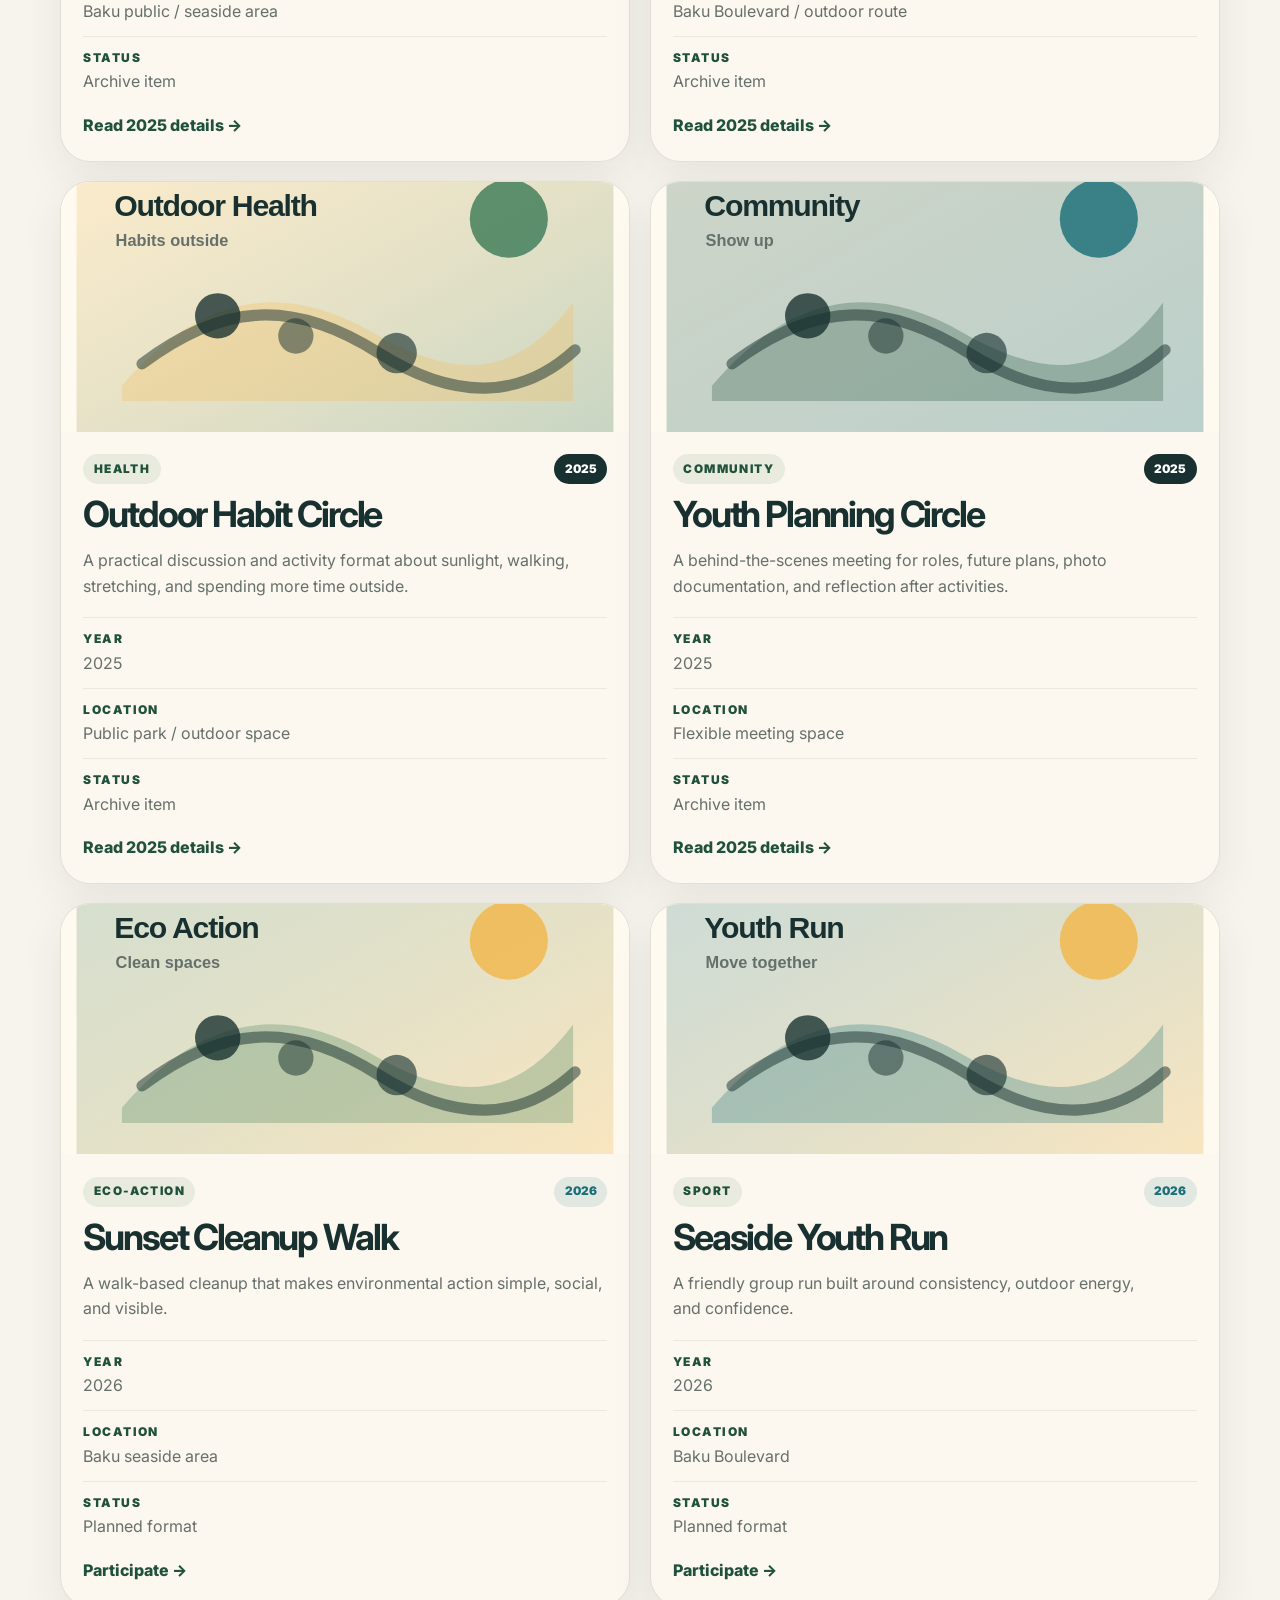
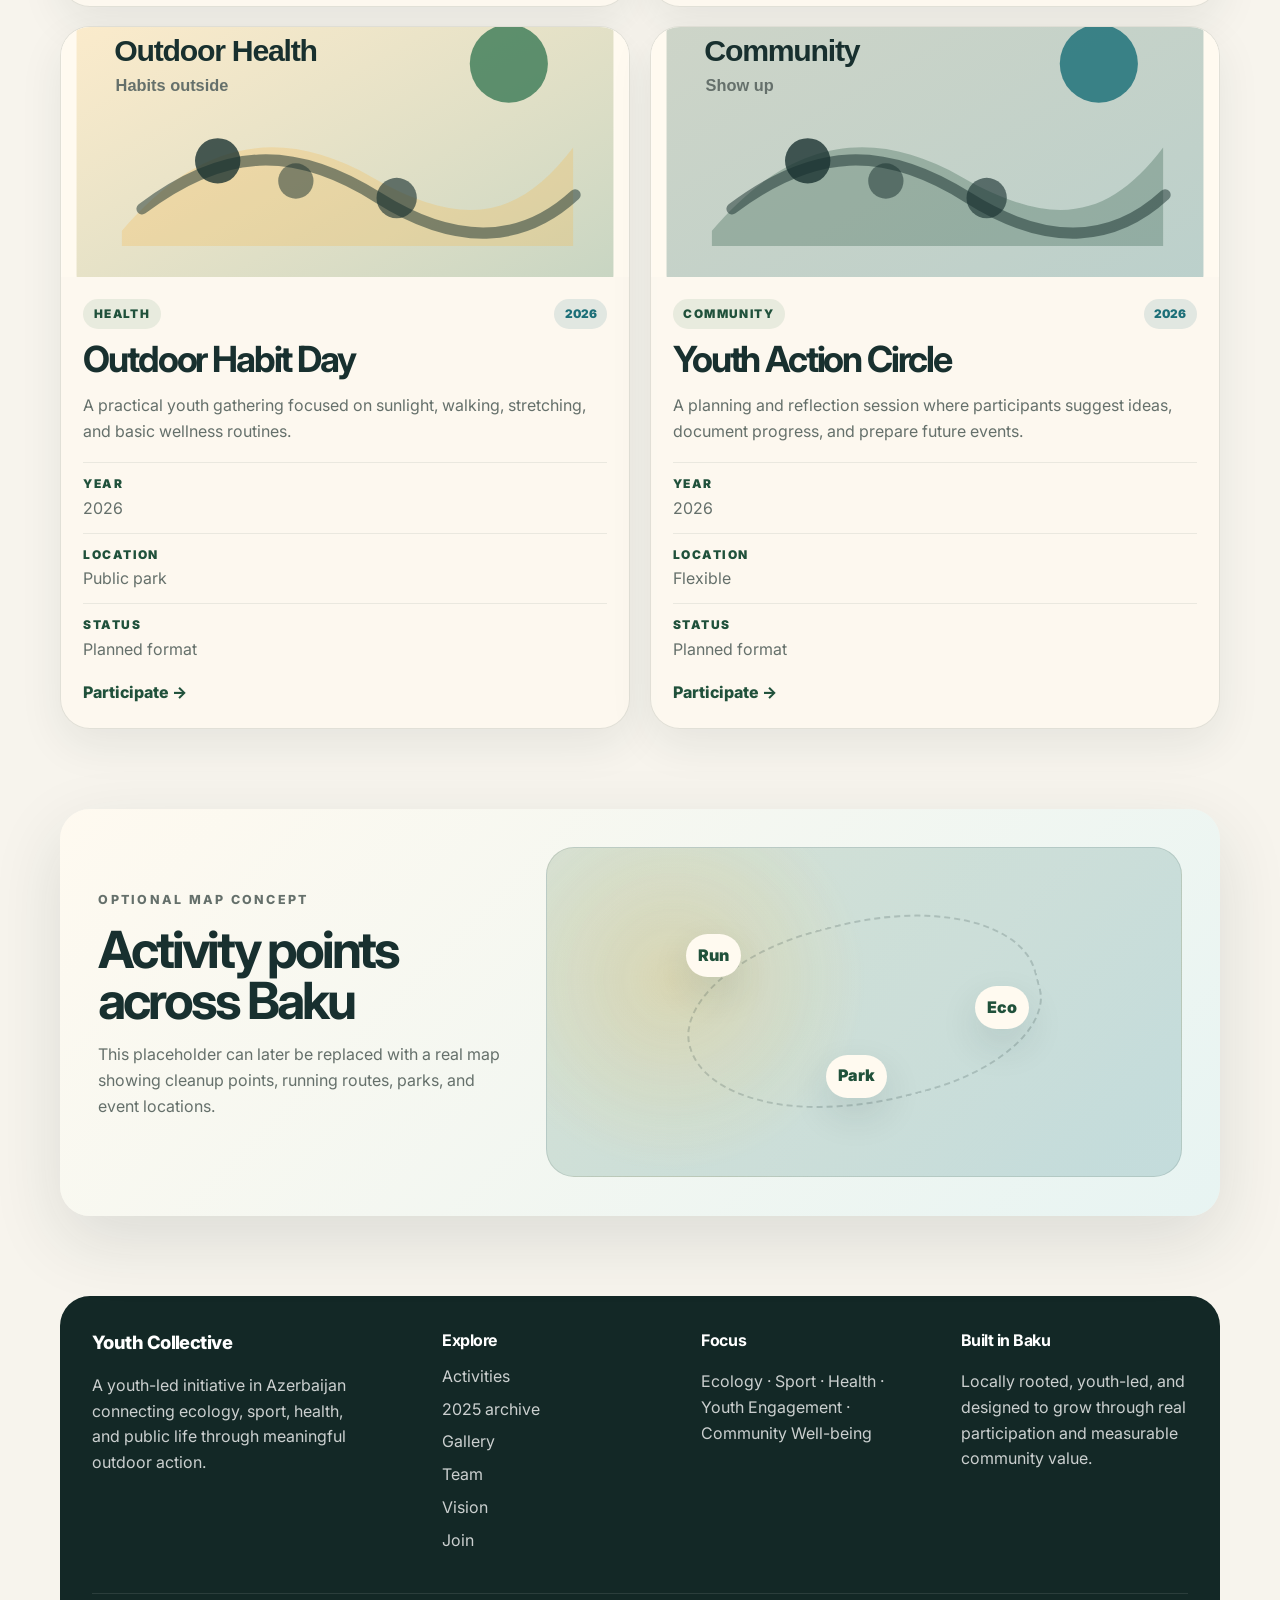
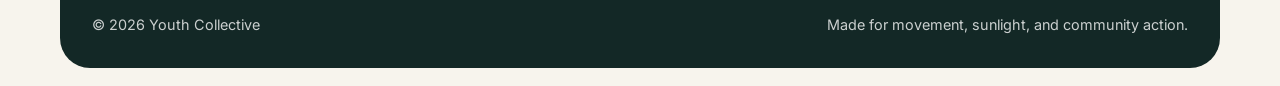
<file: events.html>
<!DOCTYPE html>
<html lang="en">
<head>

<meta charset="UTF-8" />
<meta name="viewport" content="width=device-width, initial-scale=1.0" />
<meta name="description" content="Youth Collective is a youth-led initiative in Azerbaijan focused on ecology, sport, health, outdoor activity, and community well-being." />
<link rel="icon" href="assets/logos/youth-collective-logo.png" type="image/png" />
<link rel="preconnect" href="https://fonts.googleapis.com" />
<link rel="preconnect" href="https://fonts.gstatic.com" crossorigin />
<link href="https://fonts.googleapis.com/css2?family=Inter:wght@400;500;600;700;800&display=swap" rel="stylesheet" />
<link rel="stylesheet" href="css/style.css" />

  <link rel="stylesheet" href="css/events.css" />
  <title>Activities | Youth Collective</title>
</head>
<body>
  <a href="#main" class="skip-link">Skip to content</a>

<header class="site-header" data-header>
  <a class="brand" href="index.html" aria-label="Youth Collective home">
    <img class="brand-logo" src="assets/logos/youth-collective-logo.png" alt="" aria-hidden="true" />
    <span class="brand-text">Youth Collective</span>
  </a>
  <button class="nav-toggle" type="button" aria-label="Open navigation" aria-expanded="false" data-nav-toggle>
    <span></span><span></span><span></span>
  </button>
  <nav class="site-nav" data-site-nav aria-label="Main navigation">
    <a href="index.html">Home</a>
    <a href="events.html">Activities</a>
    <a href="activities-2025.html">2025</a>
    <a href="gallery.html">Gallery</a>
    <a href="team.html">Team</a>
    <a href="future.html">Vision</a>
    <a class="nav-cta" href="contact.html">Join</a>
  </nav>
</header>

  <main id="main">

    <section class="page-hero section-shell reveal">
      <p class="eyebrow">Activities & events</p>
      <h1>Current plans and past-year activity records.</h1>
      <p>Explore Youth Collective’s activity formats by category and by year. The 2025 archive documents what happened before, while 2026 cards show formats that can continue growing.</p>
      <div class="archive-actions compact-actions">
        <a class="button primary" href="activities-2025.html">Open 2025 archive</a>
        <a class="button secondary" href="gallery.html">Browse gallery by year</a>
      </div>
    </section>

    <section class="section-shell filter-panel reveal">
      <div class="filter-copy">
        <h2>Find an activity</h2>
        <p>Filter by type or year. This makes the page feel like a real activity archive instead of only a list of future ideas.</p>
      </div>
      <div class="filter-groups">
        <div class="filters" role="group" aria-label="Filter events by category">
          <button class="filter-btn active" data-filter="all">All types</button>
          <button class="filter-btn" data-filter="eco">Eco</button>
          <button class="filter-btn" data-filter="sport">Sport</button>
          <button class="filter-btn" data-filter="health">Health</button>
          <button class="filter-btn" data-filter="community">Community</button>
        </div>
        <div class="filters year-filters" role="group" aria-label="Filter events by year">
          <button class="filter-btn active" data-year-filter="all">All years</button>
          <button class="filter-btn" data-year-filter="2025">2025</button>
          <button class="filter-btn" data-year-filter="2026">2026</button>
        </div>
      </div>
    </section>

    <section class="section-shell events-counter reveal" aria-live="polite">
      <span data-events-count>8</span> activity cards visible
    </section>

    <section class="section-shell events-grid" data-events-grid>
      <article class="event-card reveal" data-event-card data-category="eco" data-year="2025">
        <img src="assets/images/cleanup.svg" alt="Eco cleanup illustration">
        <div class="event-card-content">
          <div class="card-topline"><span class="tag">Eco-action</span><span class="year-badge">2025</span></div>
          <h2>Cleanup Walk</h2>
          <p>A past-year cleanup format focused on walking, collecting visible waste, and making public-space care feel social.</p>
          <dl><div><dt>Year</dt><dd>2025</dd></div><div><dt>Location</dt><dd>Baku public / seaside area</dd></div><div><dt>Status</dt><dd>Archive item</dd></div></dl>
          <a href="activities-2025.html" class="text-link">Read 2025 details →</a>
        </div>
      </article>

      <article class="event-card reveal" data-event-card data-category="sport" data-year="2025">
        <img src="assets/images/run.svg" alt="Running event illustration">
        <div class="event-card-content">
          <div class="card-topline"><span class="tag">Sport</span><span class="year-badge">2025</span></div>
          <h2>Seaside Movement Day</h2>
          <p>A low-pressure movement activity built around walking, warmups, simple running, and group energy.</p>
          <dl><div><dt>Year</dt><dd>2025</dd></div><div><dt>Location</dt><dd>Baku Boulevard / outdoor route</dd></div><div><dt>Status</dt><dd>Archive item</dd></div></dl>
          <a href="activities-2025.html" class="text-link">Read 2025 details →</a>
        </div>
      </article>

      <article class="event-card reveal" data-event-card data-category="health" data-year="2025">
        <img src="assets/images/outdoor.svg" alt="Outdoor health gathering illustration">
        <div class="event-card-content">
          <div class="card-topline"><span class="tag">Health</span><span class="year-badge">2025</span></div>
          <h2>Outdoor Habit Circle</h2>
          <p>A practical discussion and activity format about sunlight, walking, stretching, and spending more time outside.</p>
          <dl><div><dt>Year</dt><dd>2025</dd></div><div><dt>Location</dt><dd>Public park / outdoor space</dd></div><div><dt>Status</dt><dd>Archive item</dd></div></dl>
          <a href="activities-2025.html" class="text-link">Read 2025 details →</a>
        </div>
      </article>

      <article class="event-card reveal" data-event-card data-category="community" data-year="2025">
        <img src="assets/images/community.svg" alt="Community event illustration">
        <div class="event-card-content">
          <div class="card-topline"><span class="tag">Community</span><span class="year-badge">2025</span></div>
          <h2>Youth Planning Circle</h2>
          <p>A behind-the-scenes meeting for roles, future plans, photo documentation, and reflection after activities.</p>
          <dl><div><dt>Year</dt><dd>2025</dd></div><div><dt>Location</dt><dd>Flexible meeting space</dd></div><div><dt>Status</dt><dd>Archive item</dd></div></dl>
          <a href="activities-2025.html" class="text-link">Read 2025 details →</a>
        </div>
      </article>

      <article class="event-card reveal" data-event-card data-category="eco" data-year="2026">
        <img src="assets/images/cleanup.svg" alt="Eco cleanup illustration">
        <div class="event-card-content">
          <div class="card-topline"><span class="tag">Eco-action</span><span class="year-badge future">2026</span></div>
          <h2>Sunset Cleanup Walk</h2>
          <p>A walk-based cleanup that makes environmental action simple, social, and visible.</p>
          <dl><div><dt>Year</dt><dd>2026</dd></div><div><dt>Location</dt><dd>Baku seaside area</dd></div><div><dt>Status</dt><dd>Planned format</dd></div></dl>
          <a href="contact.html" class="text-link">Participate →</a>
        </div>
      </article>

      <article class="event-card reveal" data-event-card data-category="sport" data-year="2026">
        <img src="assets/images/run.svg" alt="Running event illustration">
        <div class="event-card-content">
          <div class="card-topline"><span class="tag">Sport</span><span class="year-badge future">2026</span></div>
          <h2>Seaside Youth Run</h2>
          <p>A friendly group run built around consistency, outdoor energy, and confidence.</p>
          <dl><div><dt>Year</dt><dd>2026</dd></div><div><dt>Location</dt><dd>Baku Boulevard</dd></div><div><dt>Status</dt><dd>Planned format</dd></div></dl>
          <a href="contact.html" class="text-link">Participate →</a>
        </div>
      </article>

      <article class="event-card reveal" data-event-card data-category="health" data-year="2026">
        <img src="assets/images/outdoor.svg" alt="Outdoor health gathering illustration">
        <div class="event-card-content">
          <div class="card-topline"><span class="tag">Health</span><span class="year-badge future">2026</span></div>
          <h2>Outdoor Habit Day</h2>
          <p>A practical youth gathering focused on sunlight, walking, stretching, and basic wellness routines.</p>
          <dl><div><dt>Year</dt><dd>2026</dd></div><div><dt>Location</dt><dd>Public park</dd></div><div><dt>Status</dt><dd>Planned format</dd></div></dl>
          <a href="contact.html" class="text-link">Participate →</a>
        </div>
      </article>

      <article class="event-card reveal" data-event-card data-category="community" data-year="2026">
        <img src="assets/images/community.svg" alt="Community event illustration">
        <div class="event-card-content">
          <div class="card-topline"><span class="tag">Community</span><span class="year-badge future">2026</span></div>
          <h2>Youth Action Circle</h2>
          <p>A planning and reflection session where participants suggest ideas, document progress, and prepare future events.</p>
          <dl><div><dt>Year</dt><dd>2026</dd></div><div><dt>Location</dt><dd>Flexible</dd></div><div><dt>Status</dt><dd>Planned format</dd></div></dl>
          <a href="contact.html" class="text-link">Participate →</a>
        </div>
      </article>
    </section>

    <section class="section-shell map-section reveal">
      <div>
        <p class="eyebrow">Optional map concept</p>
        <h2>Activity points across Baku</h2>
        <p>This placeholder can later be replaced with a real map showing cleanup points, running routes, parks, and event locations.</p>
      </div>
      <div class="map-card" aria-label="Stylized Baku activity map placeholder">
        <span class="map-pin pin-1">Run</span>
        <span class="map-pin pin-2">Eco</span>
        <span class="map-pin pin-3">Park</span>
      </div>
    </section>

  </main>

<footer class="site-footer">
  <div class="footer-grid">
    <div>
      <a class="footer-brand" href="index.html">Youth Collective</a>
      <p>A youth-led initiative in Azerbaijan connecting ecology, sport, health, and public life through meaningful outdoor action.</p>
    </div>
    <div>
      <h3>Explore</h3>
      <a href="events.html">Activities</a>
      <a href="activities-2025.html">2025 archive</a>
      <a href="gallery.html">Gallery</a>
      <a href="team.html">Team</a>
      <a href="future.html">Vision</a>
      <a href="contact.html">Join</a>
    </div>
    <div>
      <h3>Focus</h3>
      <p>Ecology · Sport · Health · Youth Engagement · Community Well-being</p>
    </div>
    <div>
      <h3>Built in Baku</h3>
      <p>Locally rooted, youth-led, and designed to grow through real participation and measurable community value.</p>
    </div>
  </div>
  <div class="footer-bottom">
    <span>© 2026 Youth Collective</span>
    <span>Made for movement, sunlight, and community action.</span>
  </div>
</footer>

  <script src="js/navigation.js"></script>
  <script src="js/animations.js"></script>
  <script src="js/main.js"></script>
  <script src="js/events.js"></script>
</body>
</html>
</file>
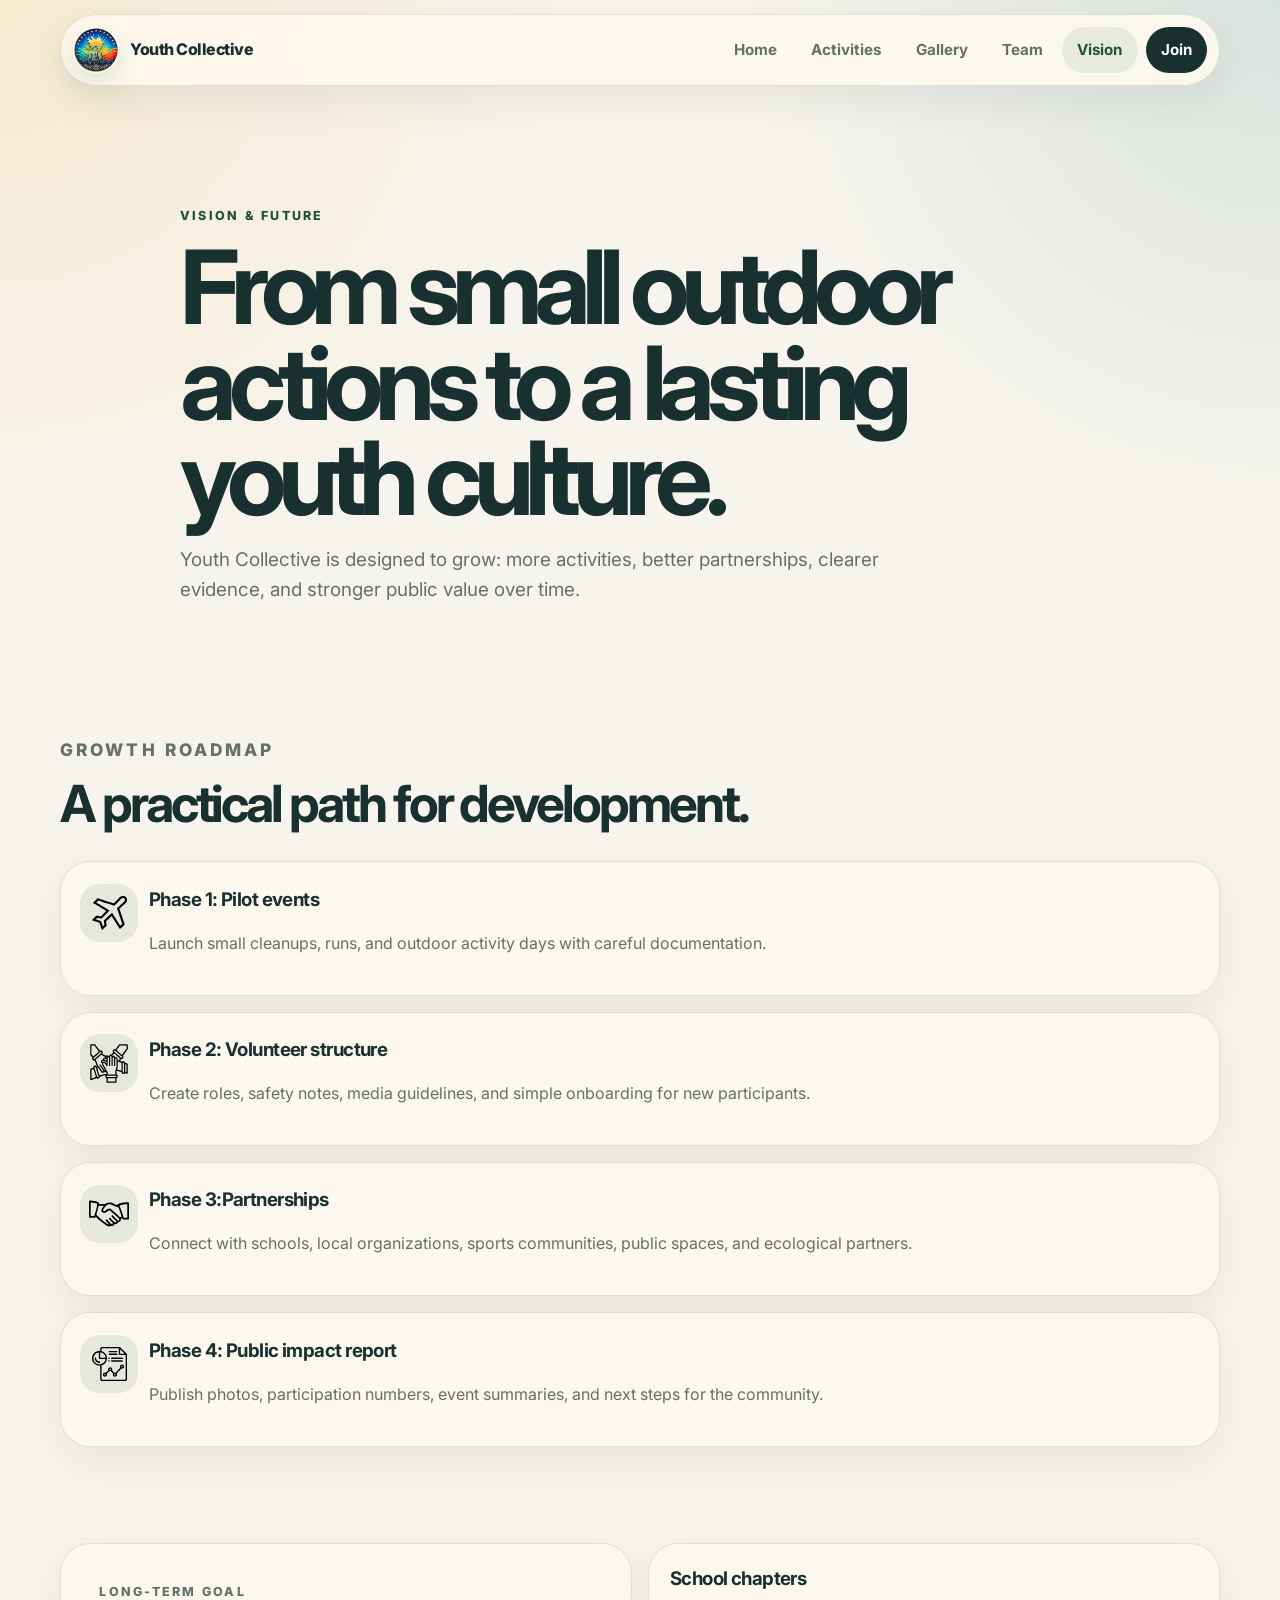
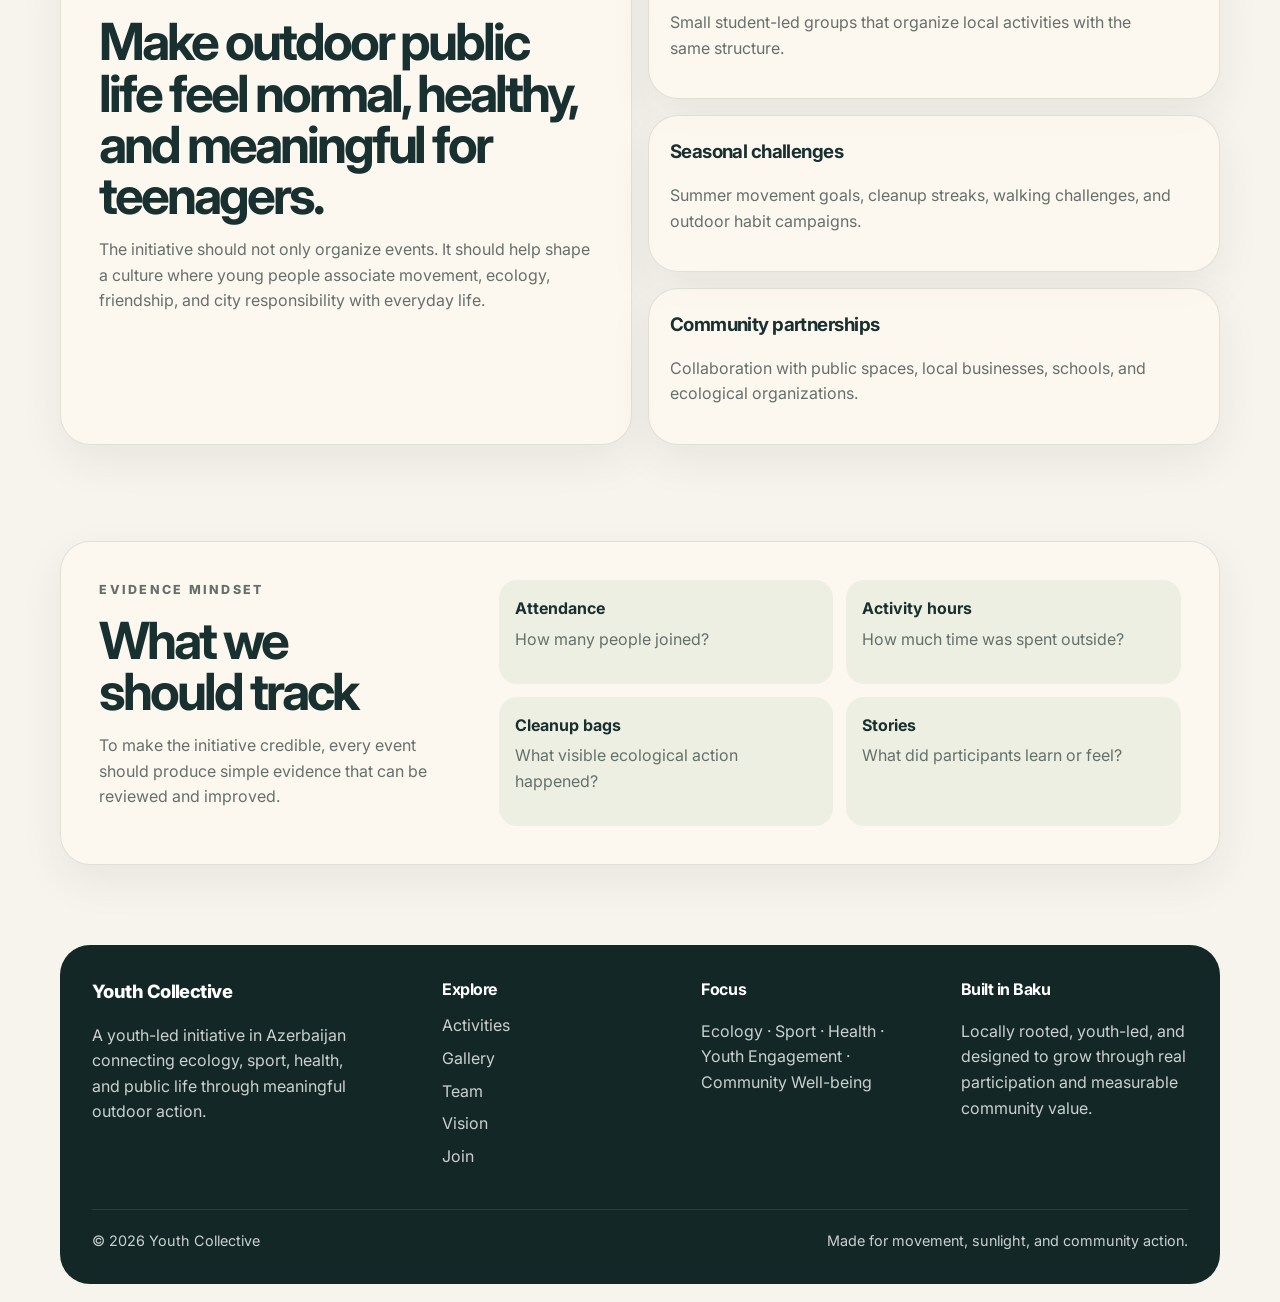
<file: future.html>
<!doctype html>
<html lang="en">
  <head>
    <meta charset="UTF-8" />
    <meta name="viewport" content="width=device-width, initial-scale=1.0" />
    <meta
      name="description"
      content="Youth Collective is a youth-led initiative in Azerbaijan focused on ecology, sport, health, outdoor activity, and community well-being."
    />
    <link
      rel="icon"
      href="assets/logos/youth-collective-logo.png"
      type="image/png"
    />
    <link rel="preconnect" href="https://fonts.googleapis.com" />
    <link rel="preconnect" href="https://fonts.gstatic.com" crossorigin />
    <link
      href="https://fonts.googleapis.com/css2?family=Inter:wght@400;500;600;700;800&display=swap"
      rel="stylesheet"
    />
    <link rel="stylesheet" href="css/style.css" />

    <link rel="stylesheet" href="css/future.css" />
    <title>Vision | Youth Collective</title>
  </head>
  <body>
    <a href="#main" class="skip-link">Skip to content</a>

    <header class="site-header" data-header>
      <a class="brand" href="index.html" aria-label="Youth Collective home">
        <img
          class="brand-logo"
          src="assets/logos/youth-collective-logo.png"
          alt=""
          aria-hidden="true"
        />
        <span class="brand-text">Youth Collective</span>
      </a>
      <button
        class="nav-toggle"
        type="button"
        aria-label="Open navigation"
        aria-expanded="false"
        data-nav-toggle
      >
        <span></span><span></span><span></span>
      </button>
      <nav class="site-nav" data-site-nav aria-label="Main navigation">
        <a href="index.html">Home</a>
        <a href="events.html">Activities</a>
        <a href="gallery.html">Gallery</a>
        <a href="team.html">Team</a>
        <a href="future.html">Vision</a>
        <a class="nav-cta" href="contact.html">Join</a>
      </nav>
    </header>

    <main id="main">
      <section class="page-hero section-shell reveal">
        <p class="eyebrow">Vision & future</p>
        <h1>From small outdoor actions to a lasting youth culture.</h1>
        <p>
          Youth Collective is designed to grow: more activities, better
          partnerships, clearer evidence, and stronger public value over time.
        </p>
      </section>

      <section class="section-shell timeline-section">
        <div class="section-heading reveal">
          <p class="eyebrow">Growth roadmap</p>
          <h2>A practical path for development.</h2>
        </div>
        <div class="timeline">
          <article class="timeline-item reveal">
            <span
              ><img
                width="60%"
                length="60%"
                src="assets/images/future/plane.svg"
                alt="pilot"
            /></span>
            <h3>Phase 1: Pilot events</h3>
            <p>
              Launch small cleanups, runs, and outdoor activity days with
              careful documentation.
            </p>
          </article>
          <article class="timeline-item reveal delay-1">
            <span
              ><img
                width="70%"
                length="70%"
                src="assets/images/future/team.svg"
                alt="volunteer"
            /></span>
            <h3>Phase 2: Volunteer structure</h3>
            <p>
              Create roles, safety notes, media guidelines, and simple
              onboarding for new participants.
            </p>
          </article>
          <article class="timeline-item reveal delay-2">
            <span
              ><img
                width="70%"
                length="70%"
                src="assets/images/future/hand-shake.svg"
                alt="partnerships"
            /></span>
            <h3>Phase 3:Partnerships</h3>
            <p>
              Connect with schools, local organizations, sports communities,
              public spaces, and ecological partners.
            </p>
          </article>
          <article class="timeline-item reveal delay-3">
            <span
              ><img
                width="60%"
                length="60%"
                src="assets/images/future/report.svg"
                alt="report"
            /></span>
            <h3>Phase 4: Public impact report</h3>
            <p>
              Publish photos, participation numbers, event summaries, and next
              steps for the community.
            </p>
          </article>
        </div>
      </section>

      <section class="section-shell future-grid-section">
        <div class="vision-card reveal">
          <p class="eyebrow">Long-term goal</p>
          <h2>
            Make outdoor public life feel normal, healthy, and meaningful for
            teenagers.
          </h2>
          <p>
            The initiative should not only organize events. It should help shape
            a culture where young people associate movement, ecology,
            friendship, and city responsibility with everyday life.
          </p>
        </div>
        <div class="future-cards">
          <article class="mini-card reveal delay-1">
            <h3>School chapters</h3>
            <p>
              Small student-led groups that organize local activities with the
              same structure.
            </p>
          </article>
          <article class="mini-card reveal delay-2">
            <h3>Seasonal challenges</h3>
            <p>
              Summer movement goals, cleanup streaks, walking challenges, and
              outdoor habit campaigns.
            </p>
          </article>
          <article class="mini-card reveal delay-3">
            <h3>Community partnerships</h3>
            <p>
              Collaboration with public spaces, local businesses, schools, and
              ecological organizations.
            </p>
          </article>
        </div>
      </section>

      <section class="section-shell evidence-section reveal">
        <div>
          <p class="eyebrow">Evidence mindset</p>
          <h2>What we should track</h2>
          <p>
            To make the initiative credible, every event should produce simple
            evidence that can be reviewed and improved.
          </p>
        </div>
        <div class="evidence-grid">
          <div>
            <strong>Attendance</strong><span>How many people joined?</span>
          </div>
          <div>
            <strong>Activity hours</strong
            ><span>How much time was spent outside?</span>
          </div>
          <div>
            <strong>Cleanup bags</strong
            ><span>What visible ecological action happened?</span>
          </div>
          <div>
            <strong>Stories</strong
            ><span>What did participants learn or feel?</span>
          </div>
        </div>
      </section>
    </main>

    <footer class="site-footer">
      <div class="footer-grid">
        <div>
          <a class="footer-brand" href="index.html">Youth Collective</a>
          <p>
            A youth-led initiative in Azerbaijan connecting ecology, sport,
            health, and public life through meaningful outdoor action.
          </p>
        </div>
        <div>
          <h3>Explore</h3>
          <a href="events.html">Activities</a>
          <a href="gallery.html">Gallery</a>
          <a href="team.html">Team</a>
          <a href="future.html">Vision</a>
          <a href="contact.html">Join</a>
        </div>
        <div>
          <h3>Focus</h3>
          <p>
            Ecology · Sport · Health · Youth Engagement · Community Well-being
          </p>
        </div>
        <div>
          <h3>Built in Baku</h3>
          <p>
            Locally rooted, youth-led, and designed to grow through real
            participation and measurable community value.
          </p>
        </div>
      </div>
      <div class="footer-bottom">
        <span>© 2026 Youth Collective</span>
        <span>Made for movement, sunlight, and community action.</span>
      </div>
    </footer>

    <script src="js/navigation.js"></script>
    <script src="js/animations.js"></script>
    <script src="js/main.js"></script>
  </body>
</html>
</file>
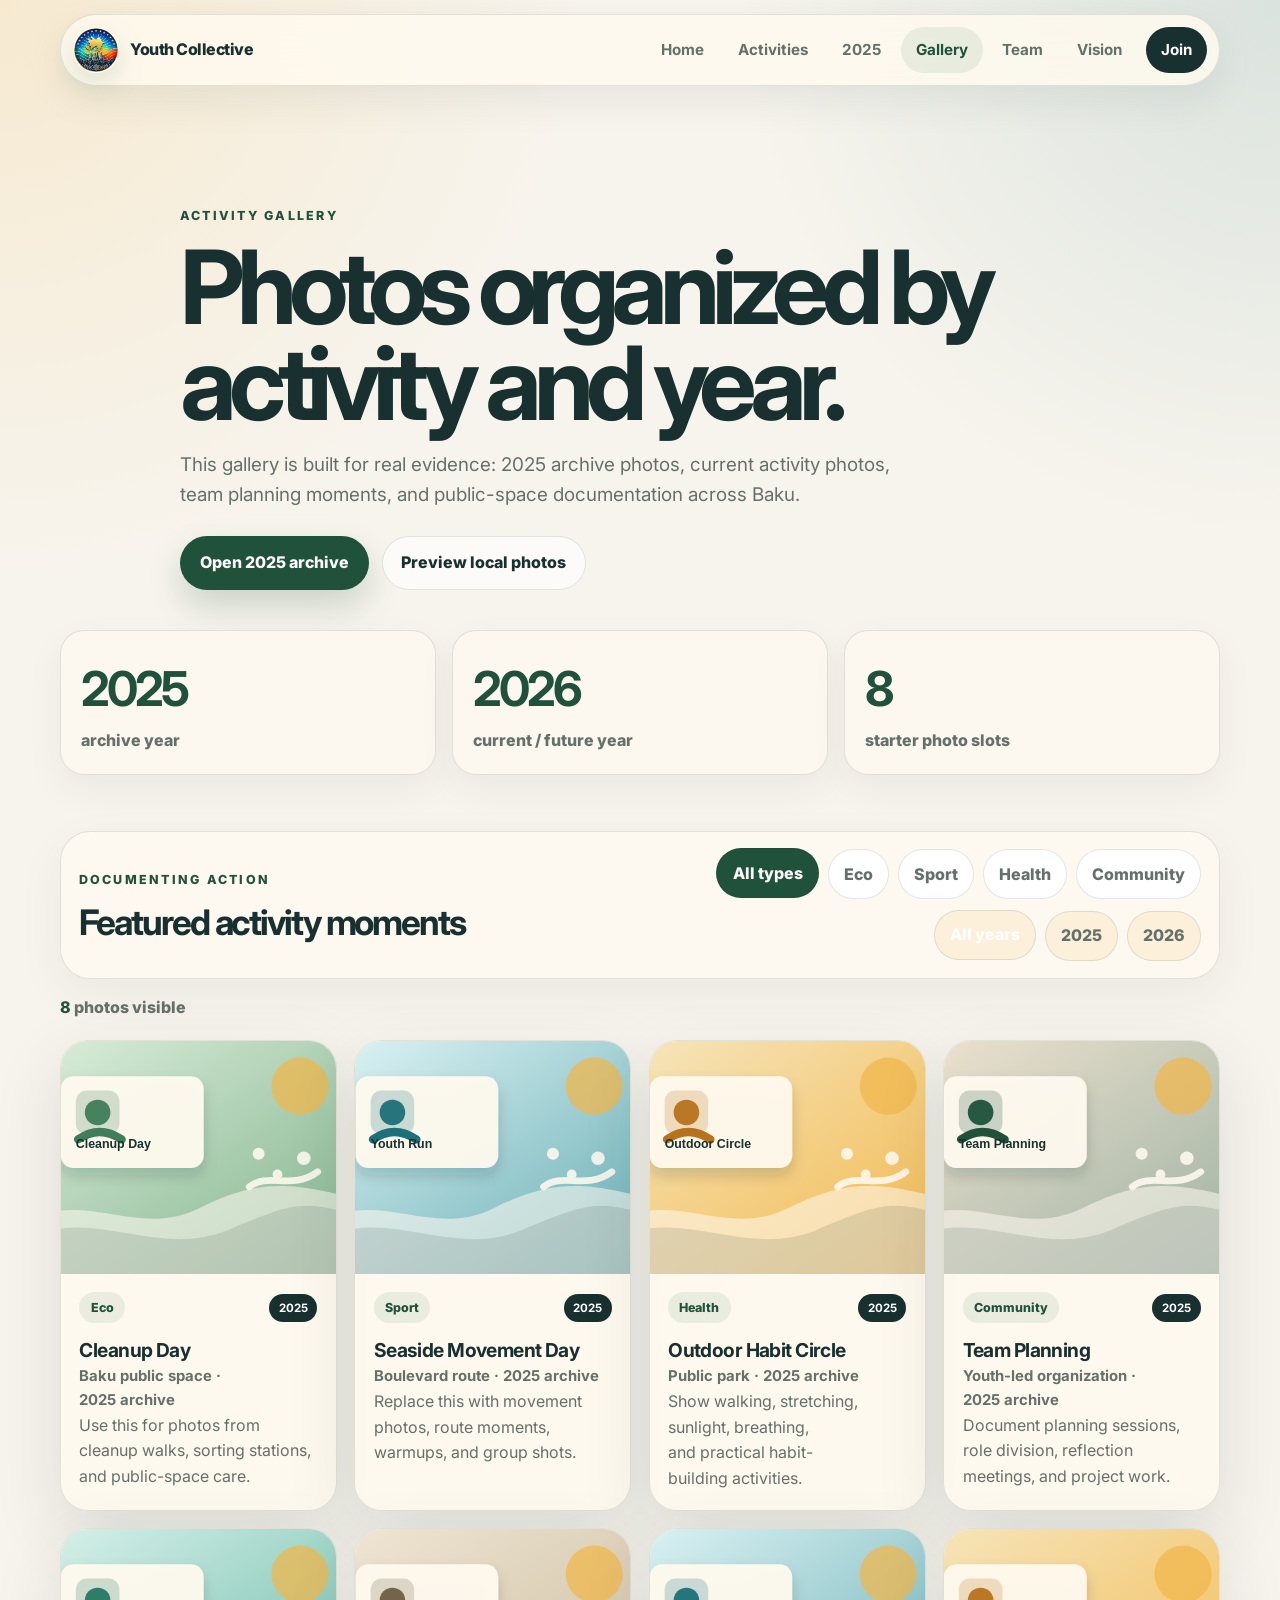
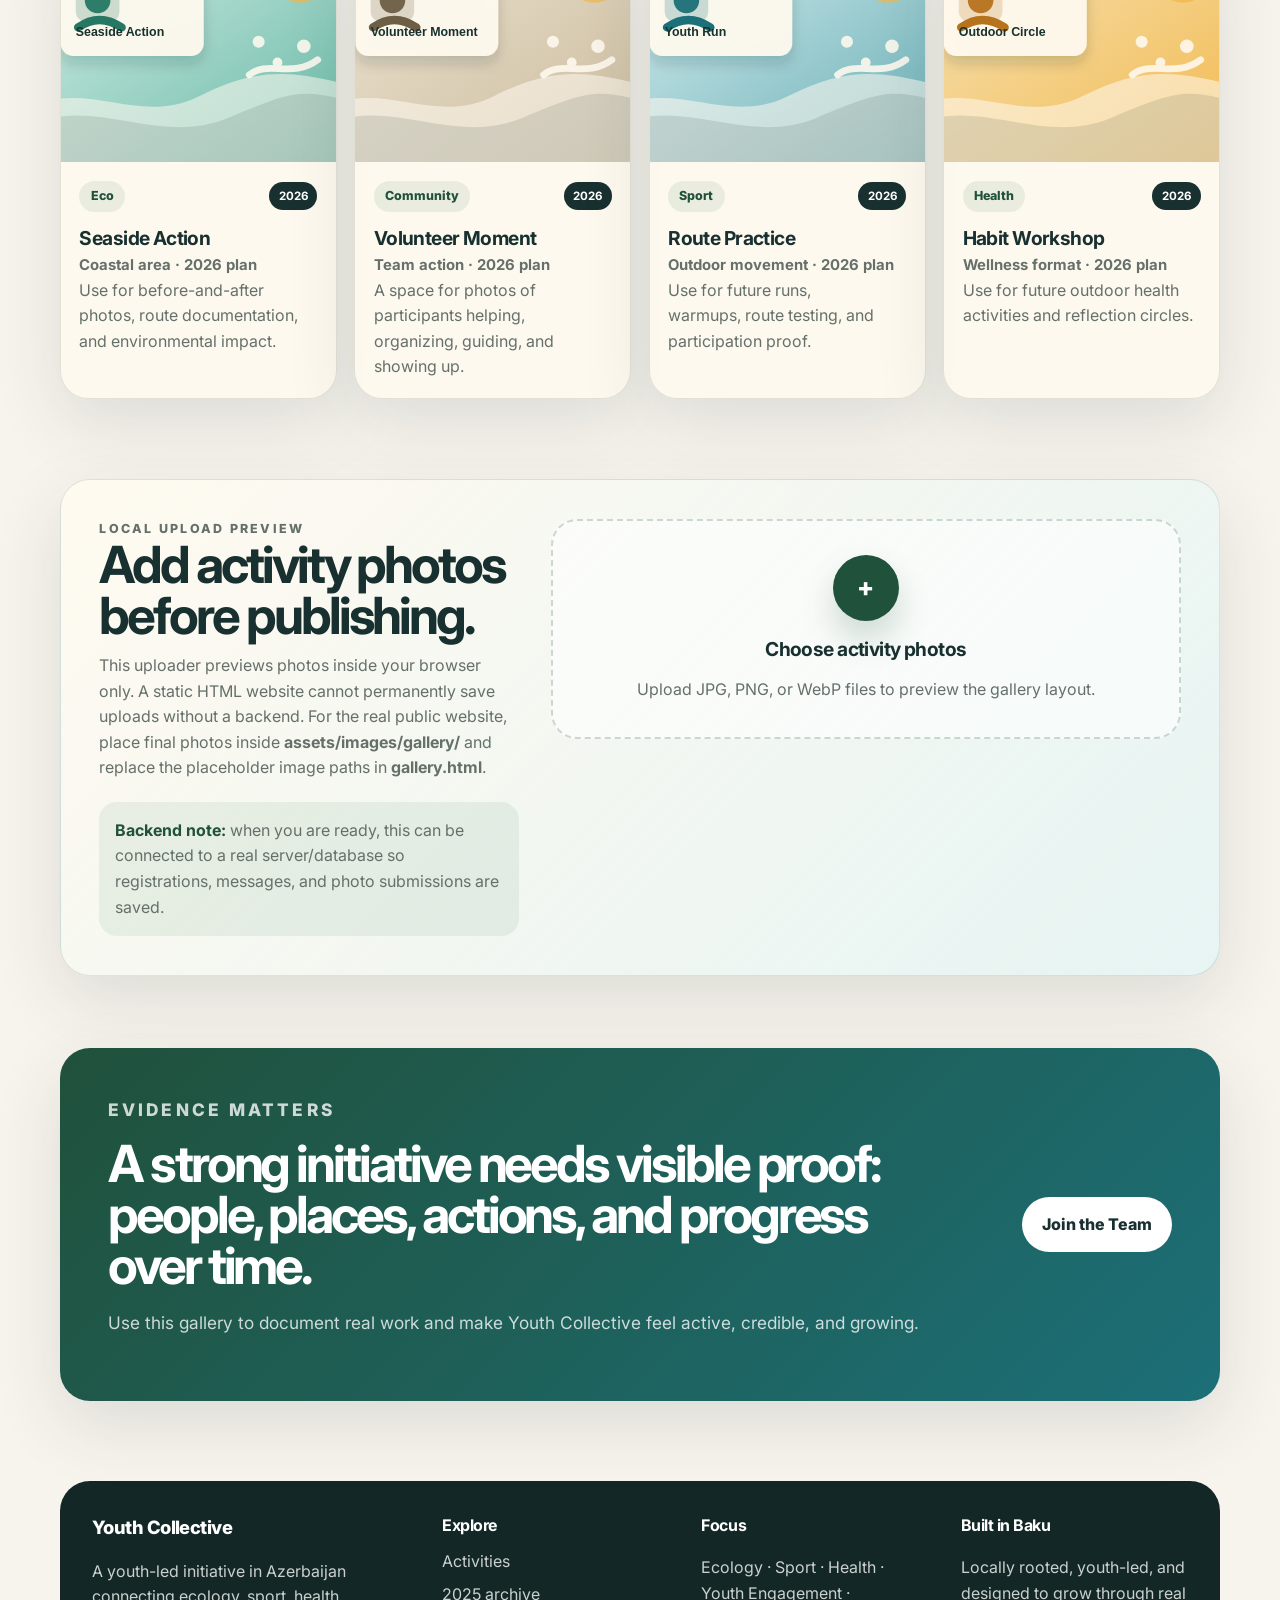
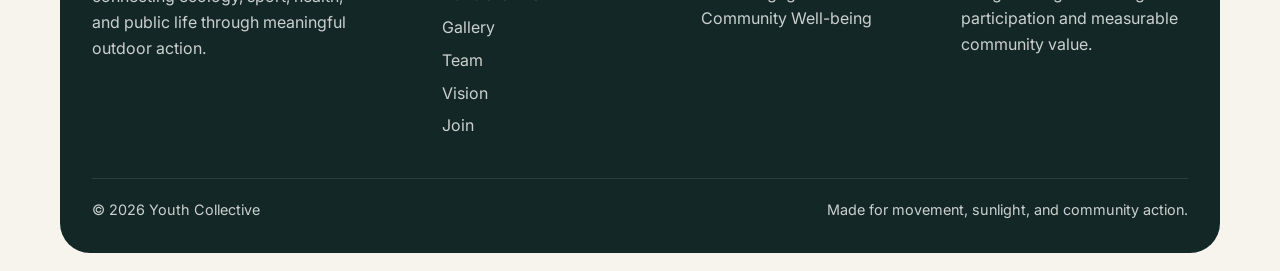
<file: gallery.html>
<!DOCTYPE html>
<html lang="en">
<head>
<meta charset="UTF-8" />
<meta name="viewport" content="width=device-width, initial-scale=1.0" />
<meta name="description" content="Youth Collective is a youth-led initiative in Azerbaijan focused on ecology, sport, health, outdoor activity, and community well-being." />
<link rel="icon" href="assets/logos/youth-collective-logo.png" type="image/png" />
<link rel="preconnect" href="https://fonts.googleapis.com" />
<link rel="preconnect" href="https://fonts.gstatic.com" crossorigin />
<link href="https://fonts.googleapis.com/css2?family=Inter:wght@400;500;600;700;800&display=swap" rel="stylesheet" />
<link rel="stylesheet" href="css/style.css" />
  <link rel="stylesheet" href="css/gallery.css" />
  <title>Activity Gallery | Youth Collective</title>
</head>
<body>
  <a href="#main" class="skip-link">Skip to content</a>

<header class="site-header" data-header>
  <a class="brand" href="index.html" aria-label="Youth Collective home">
    <img class="brand-logo" src="assets/logos/youth-collective-logo.png" alt="" aria-hidden="true" />
    <span class="brand-text">Youth Collective</span>
  </a>
  <button class="nav-toggle" type="button" aria-label="Open navigation" aria-expanded="false" data-nav-toggle>
    <span></span><span></span><span></span>
  </button>
  <nav class="site-nav" data-site-nav aria-label="Main navigation">
    <a href="index.html">Home</a>
    <a href="events.html">Activities</a>
    <a href="activities-2025.html">2025</a>
    <a href="gallery.html">Gallery</a>
    <a href="team.html">Team</a>
    <a href="future.html">Vision</a>
    <a class="nav-cta" href="contact.html">Join</a>
  </nav>
</header>

  <main id="main">
    <section class="page-hero section-shell gallery-intro reveal">
      <p class="eyebrow">Activity gallery</p>
      <h1>Photos organized by activity and year.</h1>
      <p>This gallery is built for real evidence: 2025 archive photos, current activity photos, team planning moments, and public-space documentation across Baku.</p>
      <div class="gallery-actions">
        <a class="button primary" href="activities-2025.html">Open 2025 archive</a>
        <a class="button secondary" href="#upload-photos">Preview local photos</a>
      </div>
    </section>

    <section class="section-shell gallery-stats reveal" aria-label="Gallery summary">
      <article class="gallery-stat"><strong>2025</strong><span>archive year</span></article>
      <article class="gallery-stat"><strong>2026</strong><span>current / future year</span></article>
      <article class="gallery-stat"><strong>8</strong><span>starter photo slots</span></article>
    </section>

    <section class="section-shell reveal" aria-labelledby="gallery-title">
      <div class="gallery-toolbar">
        <div>
          <p class="eyebrow">Documenting action</p>
          <h2 id="gallery-title">Featured activity moments</h2>
        </div>
        <div class="gallery-filter-groups">
          <div class="gallery-filters" role="group" aria-label="Filter gallery photos by category">
            <button class="gallery-filter active" data-gallery-filter="all">All types</button>
            <button class="gallery-filter" data-gallery-filter="eco">Eco</button>
            <button class="gallery-filter" data-gallery-filter="sport">Sport</button>
            <button class="gallery-filter" data-gallery-filter="health">Health</button>
            <button class="gallery-filter" data-gallery-filter="community">Community</button>
          </div>
          <div class="gallery-filters year-filters" role="group" aria-label="Filter gallery photos by year">
            <button class="gallery-filter active" data-gallery-year="all">All years</button>
            <button class="gallery-filter" data-gallery-year="2025">2025</button>
            <button class="gallery-filter" data-gallery-year="2026">2026</button>
          </div>
        </div>
      </div>

      <div class="gallery-count" aria-live="polite"><span data-gallery-count>8</span> photos visible</div>

      <div class="photo-grid">
        <article class="photo-card" data-gallery-card data-category="eco" data-year="2025"><img src="assets/images/gallery/cleanup-day.svg" alt="Youth Collective cleanup activity placeholder"><div class="photo-content"><div class="photo-topline"><span>Eco</span><b>2025</b></div><h3>Cleanup Day</h3><p class="photo-meta">Baku public space · 2025 archive</p><p>Use this for photos from cleanup walks, sorting stations, and public-space care.</p></div></article>
        <article class="photo-card" data-gallery-card data-category="sport" data-year="2025"><img src="assets/images/gallery/run-day.svg" alt="Youth Collective running activity placeholder"><div class="photo-content"><div class="photo-topline"><span>Sport</span><b>2025</b></div><h3>Seaside Movement Day</h3><p class="photo-meta">Boulevard route · 2025 archive</p><p>Replace this with movement photos, route moments, warmups, and group shots.</p></div></article>
        <article class="photo-card" data-gallery-card data-category="health" data-year="2025"><img src="assets/images/gallery/outdoor-circle.svg" alt="Youth Collective outdoor health gathering placeholder"><div class="photo-content"><div class="photo-topline"><span>Health</span><b>2025</b></div><h3>Outdoor Habit Circle</h3><p class="photo-meta">Public park · 2025 archive</p><p>Show walking, stretching, sunlight, breathing, and practical habit-building activities.</p></div></article>
        <article class="photo-card" data-gallery-card data-category="community" data-year="2025"><img src="assets/images/gallery/team-planning.svg" alt="Youth Collective team planning placeholder"><div class="photo-content"><div class="photo-topline"><span>Community</span><b>2025</b></div><h3>Team Planning</h3><p class="photo-meta">Youth-led organization · 2025 archive</p><p>Document planning sessions, role division, reflection meetings, and project work.</p></div></article>
        <article class="photo-card" data-gallery-card data-category="eco" data-year="2026"><img src="assets/images/gallery/seaside-action.svg" alt="Youth Collective seaside ecology action placeholder"><div class="photo-content"><div class="photo-topline"><span>Eco</span><b>2026</b></div><h3>Seaside Action</h3><p class="photo-meta">Coastal area · 2026 plan</p><p>Use for before-and-after photos, route documentation, and environmental impact.</p></div></article>
        <article class="photo-card" data-gallery-card data-category="community" data-year="2026"><img src="assets/images/gallery/volunteer-moment.svg" alt="Youth Collective volunteer moment placeholder"><div class="photo-content"><div class="photo-topline"><span>Community</span><b>2026</b></div><h3>Volunteer Moment</h3><p class="photo-meta">Team action · 2026 plan</p><p>A space for photos of participants helping, organizing, guiding, and showing up.</p></div></article>
        <article class="photo-card" data-gallery-card data-category="sport" data-year="2026"><img src="assets/images/gallery/run-day.svg" alt="Youth Collective future running photo placeholder"><div class="photo-content"><div class="photo-topline"><span>Sport</span><b>2026</b></div><h3>Route Practice</h3><p class="photo-meta">Outdoor movement · 2026 plan</p><p>Use for future runs, warmups, route testing, and participation proof.</p></div></article>
        <article class="photo-card" data-gallery-card data-category="health" data-year="2026"><img src="assets/images/gallery/outdoor-circle.svg" alt="Youth Collective health photo placeholder"><div class="photo-content"><div class="photo-topline"><span>Health</span><b>2026</b></div><h3>Habit Workshop</h3><p class="photo-meta">Wellness format · 2026 plan</p><p>Use for future outdoor health activities and reflection circles.</p></div></article>
      </div>
    </section>

    <section id="upload-photos" class="section-shell upload-panel reveal">
      <div class="upload-grid">
        <div class="upload-notes">
          <p class="eyebrow">Local upload preview</p>
          <h2>Add activity photos before publishing.</h2>
          <p>This uploader previews photos inside your browser only. A static HTML website cannot permanently save uploads without a backend. For the real public website, place final photos inside <strong>assets/images/gallery/</strong> and replace the placeholder image paths in <strong>gallery.html</strong>.</p>
          <div class="gallery-note"><strong>Backend note:</strong> when you are ready, this can be connected to a real server/database so registrations, messages, and photo submissions are saved.</div>
        </div>
        <div>
          <div class="upload-box">
            <label for="photo-upload"><span class="upload-icon">+</span><strong>Choose activity photos</strong><p>Upload JPG, PNG, or WebP files to preview the gallery layout.</p><input id="photo-upload" type="file" accept="image/*" multiple data-photo-upload /></label>
          </div>
          <h3 class="preview-heading" data-preview-heading hidden>Local preview</h3>
          <div class="preview-grid" data-preview-grid aria-live="polite"></div>
        </div>
      </div>
    </section>

    <section class="join-panel section-shell reveal">
      <div><p class="eyebrow">Evidence matters</p><h2>A strong initiative needs visible proof: people, places, actions, and progress over time.</h2><p>Use this gallery to document real work and make Youth Collective feel active, credible, and growing.</p></div>
      <a class="button light" href="contact.html">Join the Team</a>
    </section>
  </main>

<footer class="site-footer">
  <div class="footer-grid">
    <div>
      <a class="footer-brand" href="index.html">Youth Collective</a>
      <p>A youth-led initiative in Azerbaijan connecting ecology, sport, health, and public life through meaningful outdoor action.</p>
    </div>
    <div>
      <h3>Explore</h3>
      <a href="events.html">Activities</a>
      <a href="activities-2025.html">2025 archive</a>
      <a href="gallery.html">Gallery</a>
      <a href="team.html">Team</a>
      <a href="future.html">Vision</a>
      <a href="contact.html">Join</a>
    </div>
    <div>
      <h3>Focus</h3>
      <p>Ecology · Sport · Health · Youth Engagement · Community Well-being</p>
    </div>
    <div>
      <h3>Built in Baku</h3>
      <p>Locally rooted, youth-led, and designed to grow through real participation and measurable community value.</p>
    </div>
  </div>
  <div class="footer-bottom">
    <span>© 2026 Youth Collective</span>
    <span>Made for movement, sunlight, and community action.</span>
  </div>
</footer>

  <script src="js/navigation.js"></script>
  <script src="js/animations.js"></script>
  <script src="js/gallery.js"></script>
</body>
</html>
</file>
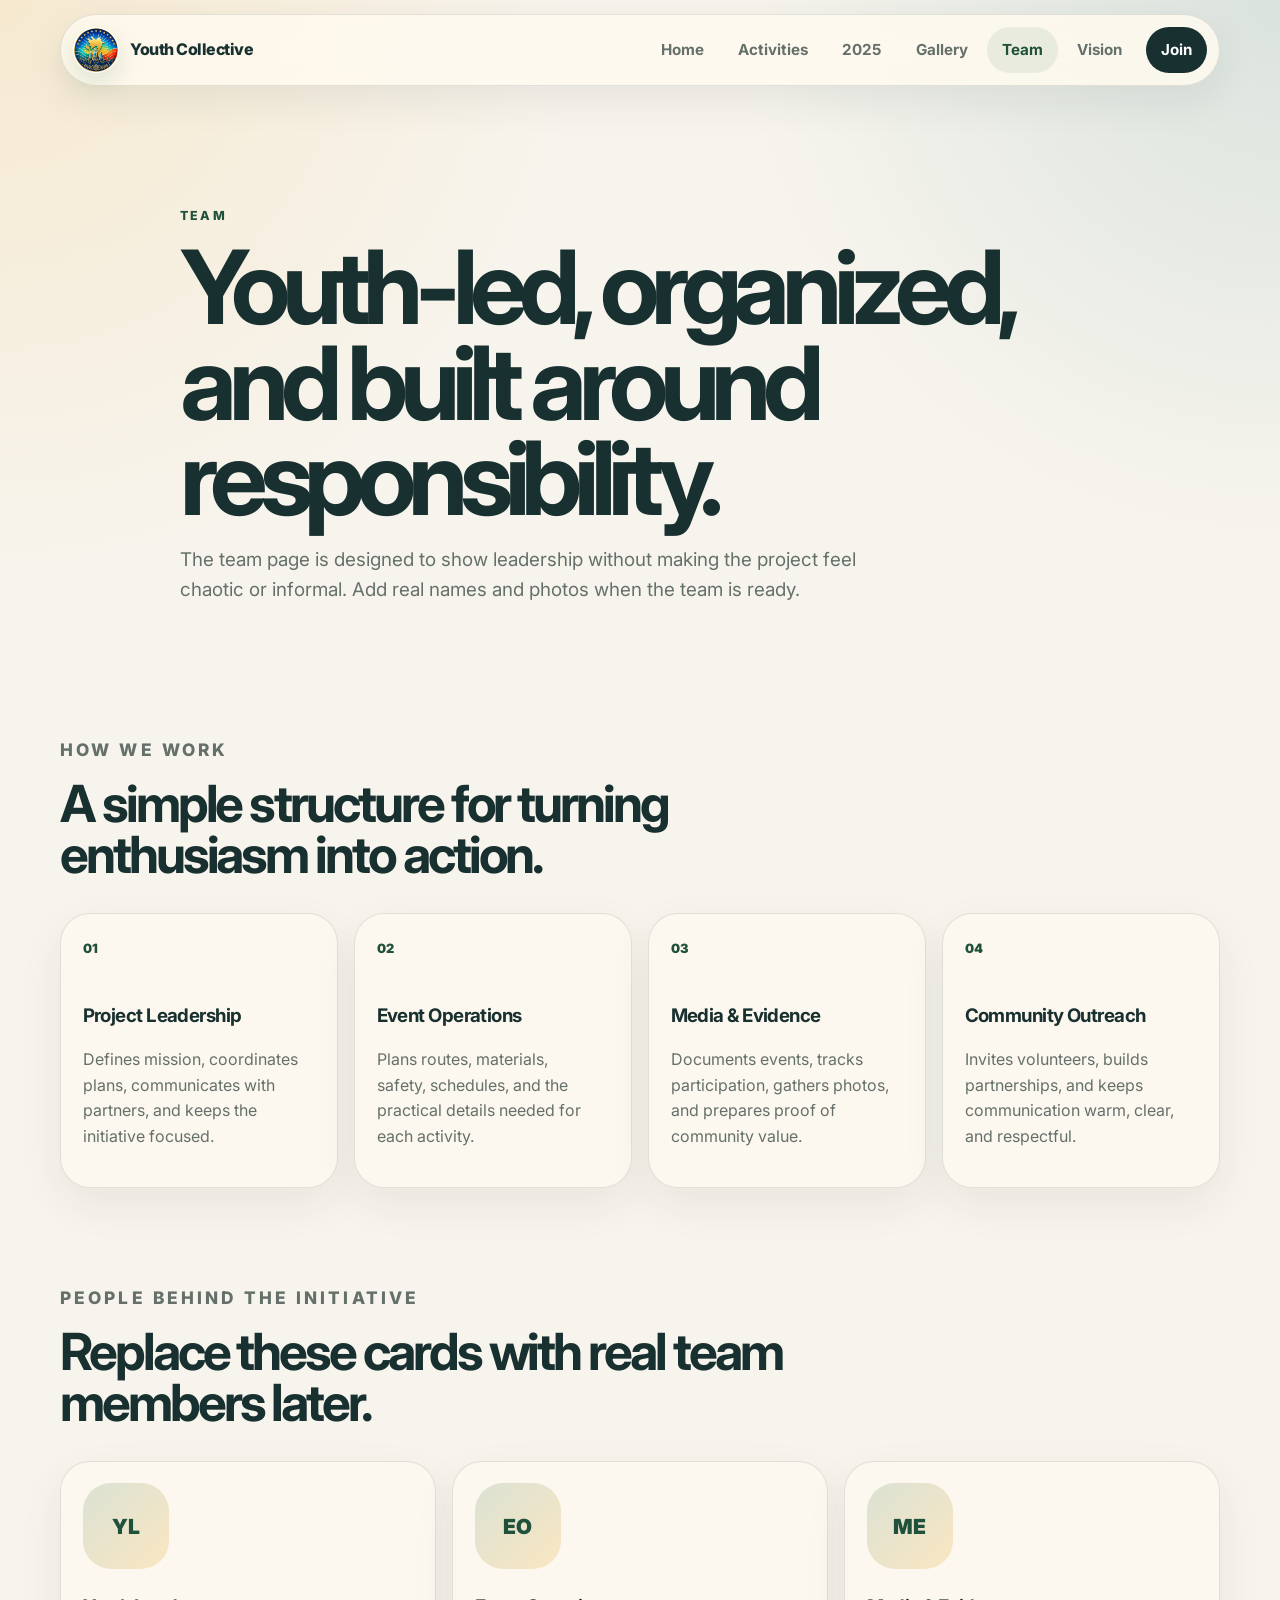
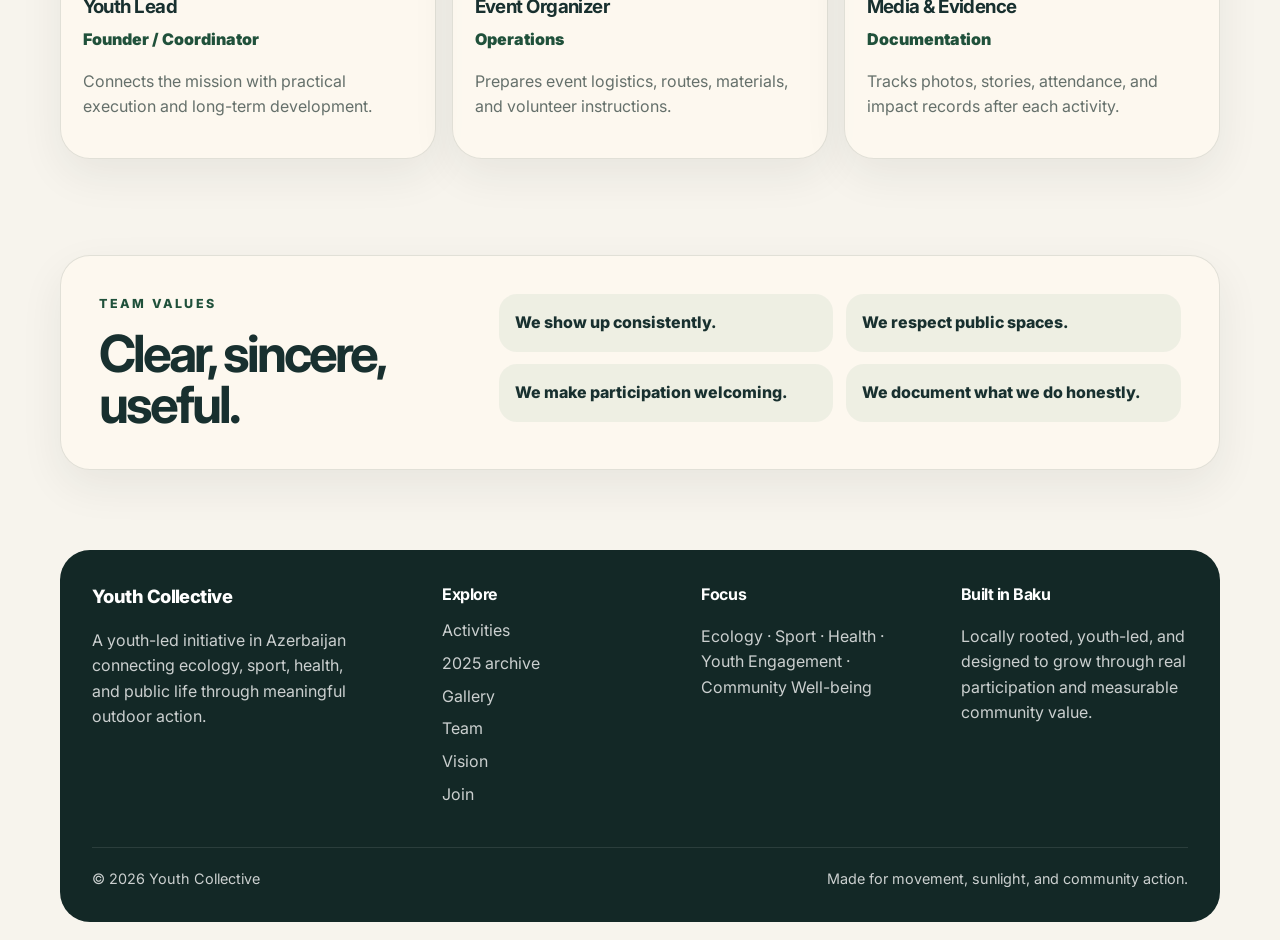
<file: team.html>
<!DOCTYPE html>
<html lang="en">
<head>

<meta charset="UTF-8" />
<meta name="viewport" content="width=device-width, initial-scale=1.0" />
<meta name="description" content="Youth Collective is a youth-led initiative in Azerbaijan focused on ecology, sport, health, outdoor activity, and community well-being." />
<link rel="icon" href="assets/logos/youth-collective-logo.png" type="image/png" />
<link rel="preconnect" href="https://fonts.googleapis.com" />
<link rel="preconnect" href="https://fonts.gstatic.com" crossorigin />
<link href="https://fonts.googleapis.com/css2?family=Inter:wght@400;500;600;700;800&display=swap" rel="stylesheet" />
<link rel="stylesheet" href="css/style.css" />

  <link rel="stylesheet" href="css/team.css" />
  <title>Team | Youth Collective</title>
</head>
<body>
  <a href="#main" class="skip-link">Skip to content</a>

<header class="site-header" data-header>
  <a class="brand" href="index.html" aria-label="Youth Collective home">
    <img class="brand-logo" src="assets/logos/youth-collective-logo.png" alt="" aria-hidden="true" />
    <span class="brand-text">Youth Collective</span>
  </a>
  <button class="nav-toggle" type="button" aria-label="Open navigation" aria-expanded="false" data-nav-toggle>
    <span></span><span></span><span></span>
  </button>
  <nav class="site-nav" data-site-nav aria-label="Main navigation">
    <a href="index.html">Home</a>
    <a href="events.html">Activities</a>
    <a href="activities-2025.html">2025</a>
    <a href="gallery.html">Gallery</a>
    <a href="team.html">Team</a>
    <a href="future.html">Vision</a>
    <a class="nav-cta" href="contact.html">Join</a>
  </nav>
</header>

  <main id="main">

    <section class="page-hero section-shell reveal">
      <p class="eyebrow">Team</p>
      <h1>Youth-led, organized, and built around responsibility.</h1>
      <p>The team page is designed to show leadership without making the project feel chaotic or informal. Add real names and photos when the team is ready.</p>
    </section>

    <section class="section-shell team-system">
      <div class="section-heading reveal">
        <p class="eyebrow">How we work</p>
        <h2>A simple structure for turning enthusiasm into action.</h2>
      </div>
      <div class="role-grid">
        <article class="role-card reveal"><span>01</span><h3>Project Leadership</h3><p>Defines mission, coordinates plans, communicates with partners, and keeps the initiative focused.</p></article>
        <article class="role-card reveal delay-1"><span>02</span><h3>Event Operations</h3><p>Plans routes, materials, safety, schedules, and the practical details needed for each activity.</p></article>
        <article class="role-card reveal delay-2"><span>03</span><h3>Media & Evidence</h3><p>Documents events, tracks participation, gathers photos, and prepares proof of community value.</p></article>
        <article class="role-card reveal delay-3"><span>04</span><h3>Community Outreach</h3><p>Invites volunteers, builds partnerships, and keeps communication warm, clear, and respectful.</p></article>
      </div>
    </section>

    <section class="section-shell members-section">
      <div class="section-heading reveal">
        <p class="eyebrow">People behind the initiative</p>
        <h2>Replace these cards with real team members later.</h2>
      </div>
      <div class="member-grid">
        <article class="member-card reveal"><div class="avatar">YL</div><h3>Youth Lead</h3><p class="member-role">Founder / Coordinator</p><p>Connects the mission with practical execution and long-term development.</p></article>
        <article class="member-card reveal delay-1"><div class="avatar">EO</div><h3>Event Organizer</h3><p class="member-role">Operations</p><p>Prepares event logistics, routes, materials, and volunteer instructions.</p></article>
        <article class="member-card reveal delay-2"><div class="avatar">ME</div><h3>Media & Evidence</h3><p class="member-role">Documentation</p><p>Tracks photos, stories, attendance, and impact records after each activity.</p></article>
      </div>
    </section>

    <section class="section-shell values-panel reveal">
      <div><p class="eyebrow">Team values</p><h2>Clear, sincere, useful.</h2></div>
      <ul class="value-list"><li>We show up consistently.</li><li>We respect public spaces.</li><li>We make participation welcoming.</li><li>We document what we do honestly.</li></ul>
    </section>

  </main>

<footer class="site-footer">
  <div class="footer-grid">
    <div>
      <a class="footer-brand" href="index.html">Youth Collective</a>
      <p>A youth-led initiative in Azerbaijan connecting ecology, sport, health, and public life through meaningful outdoor action.</p>
    </div>
    <div>
      <h3>Explore</h3>
      <a href="events.html">Activities</a>
      <a href="activities-2025.html">2025 archive</a>
      <a href="gallery.html">Gallery</a>
      <a href="team.html">Team</a>
      <a href="future.html">Vision</a>
      <a href="contact.html">Join</a>
    </div>
    <div>
      <h3>Focus</h3>
      <p>Ecology · Sport · Health · Youth Engagement · Community Well-being</p>
    </div>
    <div>
      <h3>Built in Baku</h3>
      <p>Locally rooted, youth-led, and designed to grow through real participation and measurable community value.</p>
    </div>
  </div>
  <div class="footer-bottom">
    <span>© 2026 Youth Collective</span>
    <span>Made for movement, sunlight, and community action.</span>
  </div>
</footer>

  <script src="js/navigation.js"></script>
  <script src="js/animations.js"></script>
  <script src="js/main.js"></script>

</body>
</html>
</file>
<file: css/style.css>
:root {
  --bg: #f7f4ed;
  --paper: #fffaf0;
  --ink: #18302f;
  --muted: #65706b;
  --line: rgba(24, 48, 47, 0.12);
  --green: #3f7d58;
  --green-dark: #20513b;
  --sea: #1c6f78;
  --sun: #f2b84b;
  --white: #ffffff;
  --shadow: 0 24px 70px rgba(24, 48, 47, 0.12);
  --radius-lg: 30px;
  --radius-md: 20px;
  --max: 1160px;
}

* { box-sizing: border-box; }
html { scroll-behavior: smooth; }
body {
  margin: 0;
  font-family: "Inter", system-ui, -apple-system, BlinkMacSystemFont, "Segoe UI", sans-serif;
  color: var(--ink);
  background:
    radial-gradient(circle at top left, rgba(242, 184, 75, 0.18), transparent 36rem),
    radial-gradient(circle at top right, rgba(28, 111, 120, 0.13), transparent 34rem),
    var(--bg);
  line-height: 1.6;
}
img { display: block; max-width: 100%; }
a { color: inherit; text-decoration: none; }
button, input, select, textarea { font: inherit; }
.skip-link { position: absolute; left: -999px; top: 12px; z-index: 2000; background: var(--ink); color: var(--white); padding: .7rem 1rem; border-radius: 999px; }
.skip-link:focus { left: 12px; }

.site-header {
  position: sticky; top: 0; z-index: 1000;
  width: min(var(--max), calc(100% - 28px));
  margin: 14px auto 0; padding: .75rem;
  display: flex; align-items: center; justify-content: space-between; gap: 1rem;
  border: 1px solid var(--line); border-radius: 999px;
  background: rgba(255, 250, 240, .82);
  backdrop-filter: blur(18px);
  box-shadow: 0 14px 40px rgba(24, 48, 47, .08);
}
.site-header.is-scrolled { background: rgba(255, 250, 240, .96); }
.brand, .footer-brand { display: inline-flex; align-items: center; gap: .7rem; font-weight: 800; letter-spacing: -.03em; }
.brand-mark { display: grid; place-items: center; width: 42px; height: 42px; border-radius: 50%; background: linear-gradient(135deg, var(--green), var(--sea)); color: var(--white); font-size: .86rem; box-shadow: 0 10px 28px rgba(63,125,88,.25); }

.brand-logo {
  width: 46px;
  height: 46px;
  border-radius: 50%;
  object-fit: cover;
  flex: 0 0 auto;
  box-shadow: 0 10px 28px rgba(63,125,88,.18);
  border: 1px solid rgba(255,255,255,.75);
  background: var(--white);
}
.site-nav { display: flex; align-items: center; gap: .25rem; }
.site-nav a { padding: .65rem .95rem; border-radius: 999px; color: var(--muted); font-weight: 700; font-size: .95rem; transition: background .2s ease, color .2s ease, transform .2s ease; }
.site-nav a:hover, .site-nav a.active { background: rgba(63, 125, 88, .1); color: var(--green-dark); }
.site-nav .nav-cta { background: var(--ink); color: var(--white); margin-left: .25rem; }
.site-nav .nav-cta:hover, .site-nav .nav-cta.active { background: var(--green-dark); color: var(--white); transform: translateY(-1px); }
.nav-toggle { display: none; width: 44px; height: 44px; border: 0; border-radius: 50%; background: var(--ink); padding: 0; cursor: pointer; }
.nav-toggle span { display: block; width: 18px; height: 2px; margin: 4px auto; background: var(--white); border-radius: 2px; transition: transform .2s ease, opacity .2s ease; }
.nav-toggle.is-open span:nth-child(1) { transform: translateY(6px) rotate(45deg); }
.nav-toggle.is-open span:nth-child(2) { opacity: 0; }
.nav-toggle.is-open span:nth-child(3) { transform: translateY(-6px) rotate(-45deg); }

.section-shell { width: min(var(--max), calc(100% - 36px)); margin: 0 auto; }
.page-hero { padding: 7.5rem 0 4rem; max-width: 920px; }
.page-hero h1, .hero h1 { margin: 0; font-size: clamp(2.65rem, 8vw, 6.4rem); line-height: .93; letter-spacing: -.08em; }
.page-hero p:not(.eyebrow), .hero-text, .section-copy p, .section-heading p, .join-panel p { color: var(--muted); font-size: 1.08rem; }
.page-hero p:not(.eyebrow) { max-width: 720px; font-size: 1.18rem; }
.eyebrow { margin: 0 0 .9rem; color: var(--green-dark); font-size: .78rem; font-weight: 800; text-transform: uppercase; letter-spacing: .18em; }
h1, h2, h3, p { text-wrap: pretty; }
h2 { margin: 0; font-size: clamp(2rem, 4vw, 3.45rem); line-height: 1; letter-spacing: -.06em; }
h3 { margin: 0; letter-spacing: -.03em; }
.button { display: inline-flex; align-items: center; justify-content: center; min-height: 48px; padding: .85rem 1.18rem; border: 1px solid transparent; border-radius: 999px; font-weight: 800; cursor: pointer; transition: transform .2s ease, box-shadow .2s ease, background .2s ease; }
.button:hover { transform: translateY(-2px); }
.button.primary { color: var(--white); background: var(--green-dark); box-shadow: 0 16px 34px rgba(32,81,59,.2); }
.button.secondary { color: var(--ink); background: rgba(255,255,255,.65); border-color: var(--line); }
.button.light { color: var(--ink); background: var(--white); }
.section-heading { max-width: 760px; margin-bottom: 2rem; }
.center-action { display: flex; justify-content: center; margin-top: 2rem; }
.text-link { color: var(--green-dark); font-weight: 800; }

.join-panel { margin-top: 4.5rem; margin-bottom: 5rem; padding: clamp(1.5rem, 4vw, 3rem); border-radius: var(--radius-lg); background: linear-gradient(135deg, var(--green-dark), var(--sea)); color: var(--white); display: flex; align-items: center; justify-content: space-between; gap: 2rem; box-shadow: var(--shadow); }
.join-panel .eyebrow, .join-panel p { color: rgba(255,255,255,.78); }
.join-panel h2 { max-width: 800px; }

.site-footer { width: min(var(--max), calc(100% - 36px)); margin: 0 auto 18px; padding: 2rem; border-radius: var(--radius-lg); background: #132826; color: rgba(255,255,255,.78); }
.footer-grid { display: grid; grid-template-columns: 1.4fr repeat(3, 1fr); gap: 2rem; }
.footer-grid h3 { color: var(--white); margin-bottom: .65rem; font-size: 1rem; }
.footer-grid a:not(.footer-brand) { display: block; margin: .45rem 0; }
.footer-brand { color: var(--white); font-size: 1.15rem; }
.footer-bottom { display: flex; justify-content: space-between; gap: 1rem; margin-top: 2rem; padding-top: 1.2rem; border-top: 1px solid rgba(255,255,255,.1); font-size: .9rem; }

.reveal { opacity: 0; transform: translateY(22px); transition: opacity .7s ease, transform .7s ease; }
.reveal.is-visible { opacity: 1; transform: translateY(0); }
.delay-1 { transition-delay: .08s; } .delay-2 { transition-delay: .16s; } .delay-3 { transition-delay: .24s; }

@media (max-width: 860px) {
  .brand-text { display: none; }
  .nav-toggle { display: block; }
  .site-nav { position: fixed; left: 18px; right: 18px; top: 86px; padding: 1rem; display: grid; gap: .35rem; border: 1px solid var(--line); border-radius: 24px; background: rgba(255,250,240,.98); box-shadow: var(--shadow); transform: translateY(-16px); opacity: 0; pointer-events: none; transition: opacity .2s ease, transform .2s ease; }
  .site-nav.is-open { opacity: 1; pointer-events: auto; transform: translateY(0); }
  .site-nav a { padding: .85rem 1rem; }
  .site-nav .nav-cta { margin-left: 0; }
  .page-hero { padding-top: 5.5rem; }
  .join-panel, .footer-bottom { flex-direction: column; align-items: flex-start; }
  .footer-grid { grid-template-columns: 1fr 1fr; }
}
@media (max-width: 620px) {
  .section-shell, .site-footer { width: min(100% - 24px, var(--max)); }
  .site-header { width: min(100% - 20px, var(--max)); }
  .page-hero h1, .hero h1 { letter-spacing: -.065em; }
  .footer-grid { grid-template-columns: 1fr; }
}
</file>
<file: css/home.css>
.hero { min-height: calc(100vh - 94px); padding: 6.5rem 0 4rem; display: grid; grid-template-columns: minmax(0,1.04fr) minmax(320px,.82fr); align-items: center; gap: 3rem; }
.hero-content { max-width: 780px; }
.hero-text { max-width: 680px; margin: 1.4rem 0 0; }
.hero-actions { display: flex; gap: .8rem; flex-wrap: wrap; margin-top: 2rem; }
.hero-visual { position: relative; isolation: isolate; min-height: 540px; border-radius: 44px; overflow: hidden; background: linear-gradient(180deg,rgba(255,250,240,.2),rgba(24,48,47,.1)), radial-gradient(circle at 30% 20%,rgba(242,184,75,.95),transparent 12rem), linear-gradient(135deg,rgba(63,125,88,.25),rgba(28,111,120,.22)); border: 1px solid rgba(255,255,255,.55); box-shadow: var(--shadow); }
.hero-visual::before, .hero-visual::after { content: ""; position: absolute; border-radius: 999px; background: rgba(255,255,255,.42); }
.hero-visual::before { width: 560px; height: 160px; left: -60px; bottom: 70px; transform: rotate(-12deg); }
.hero-visual::after { width: 360px; height: 90px; right: -90px; bottom: 160px; transform: rotate(-18deg); }
.sun-orb { position: absolute; width: 150px; height: 150px; left: 50px; top: 50px; border-radius: 50%; background: var(--sun); box-shadow: 0 0 80px rgba(242,184,75,.55); animation: floatSoft 6s ease-in-out infinite; }
.motion-card { position: absolute; z-index: 2; width: 210px; padding: 1rem; border-radius: 24px; color: var(--ink); background: rgba(255,250,240,.86); box-shadow: 0 18px 55px rgba(24,48,47,.15); backdrop-filter: blur(15px); }
.motion-card span { display: inline-flex; margin-bottom: .35rem; color: var(--green-dark); font-size: .75rem; font-weight: 800; text-transform: uppercase; letter-spacing: .12em; }
.motion-card strong { display: block; line-height: 1.1; font-size: 1.15rem; letter-spacing: -.04em; }
.card-run { right: 30px; top: 120px; } .card-eco { left: 34px; bottom: 145px; } .card-health { right: 50px; bottom: 54px; }
@keyframes floatSoft { 0%,100% { transform: translateY(0); } 50% { transform: translateY(-12px); } }

.split-section, .focus-section, .activity-preview { padding: 5rem 0; }
.split-section { display: grid; grid-template-columns: .85fr 1.15fr; gap: 2.2rem; align-items: start; }
.principle-grid, .focus-grid, .preview-grid { display: grid; gap: 1rem; }
.principle-grid { grid-template-columns: repeat(2,1fr); }
.principle-grid article, .focus-card, .event-preview-card { border: 1px solid var(--line); border-radius: var(--radius-md); background: rgba(255,250,240,.68); box-shadow: 0 14px 40px rgba(24,48,47,.06); }
.principle-grid article { padding: 1.3rem; }
.principle-grid p, .focus-card p, .event-preview-card p { color: var(--muted); }
.focus-grid { grid-template-columns: repeat(4,1fr); }
.focus-card { padding: 1.35rem; min-height: 260px; }
.focus-icon { display: grid; place-items: center; width: 52px; height: 52px; margin-bottom: 1.2rem; border-radius: 18px; background: rgba(63,125,88,.12); color: var(--green-dark); font-size: 1.25rem; font-weight: 900; }

.impact-band { margin-top: 3rem; margin-bottom: 3rem; padding: clamp(1.4rem,4vw,2.6rem); border-radius: var(--radius-lg); background: var(--paper); display: grid; grid-template-columns: .8fr 1.2fr; align-items: center; gap: 2rem; box-shadow: var(--shadow); }
.impact-grid { display: grid; grid-template-columns: repeat(3,1fr); gap: 1rem; }
.impact-grid div { padding: 1.2rem; border-radius: 20px; background: rgba(63,125,88,.08); }
.impact-grid strong { display: block; font-size: 2.4rem; line-height: 1; letter-spacing: -.07em; }
.impact-grid span { color: var(--muted); font-weight: 700; }

.preview-grid { grid-template-columns: repeat(3,1fr); }
.event-preview-card { overflow: hidden; }
.event-preview-card img { width: 100%; height: 210px; object-fit: cover; background: rgba(255,255,255,.6); }
.event-preview-card div { padding: 1.25rem; }
.event-preview-card span { color: var(--green-dark); font-size: .8rem; font-weight: 800; text-transform: uppercase; letter-spacing: .12em; }

@media (max-width: 980px) { .hero, .split-section, .impact-band { grid-template-columns: 1fr; } .hero-visual { min-height: 420px; } .focus-grid, .preview-grid { grid-template-columns: repeat(2,1fr); } }
@media (max-width: 620px) { .hero { padding-top: 5rem; } .hero-visual { min-height: 360px; } .motion-card { width: 175px; } .card-run{right:18px;top:92px}.card-eco{left:18px;bottom:120px}.card-health{right:22px;bottom:32px} .principle-grid, .focus-grid, .preview-grid, .impact-grid { grid-template-columns: 1fr; } }


/* Small interactive touches added for the home page */
.hero-glow {
  position: absolute;
  z-index: 1;
  left: 50%;
  top: 50%;
  width: 220px;
  height: 220px;
  border-radius: 50%;
  background: radial-gradient(circle, rgba(255,255,255,.42), rgba(255,255,255,0) 68%);
  transform: translate(-50%, -50%);
  pointer-events: none;
  opacity: 0;
  transition: opacity .25s ease;
  mix-blend-mode: screen;
}
.hero-visual.is-interacting .hero-glow { opacity: .9; }
.motion-card { transition: transform .22s ease, box-shadow .22s ease; }
.tilt-ready {
  transform-style: preserve-3d;
  will-change: transform;
  transition: transform .18s ease, box-shadow .18s ease;
}
.tilt-ready:hover {
  box-shadow: 0 22px 56px rgba(24,48,47,.12);
}
.hero-visual.is-interacting .card-run { transform: translate(var(--run-x, 0), var(--run-y, 0)); }
.hero-visual.is-interacting .card-eco { transform: translate(var(--eco-x, 0), var(--eco-y, 0)); }
.hero-visual.is-interacting .card-health { transform: translate(var(--health-x, 0), var(--health-y, 0)); }
@media (prefers-reduced-motion: reduce) {
  .hero-glow, .tilt-ready, .motion-card { transition: none; }
}


/* Year archive folders */
.archive-folders { margin: 3rem auto 1rem; padding: clamp(1.4rem, 4vw, 2.5rem); border: 1px solid var(--line); border-radius: var(--radius-lg); background: linear-gradient(135deg, rgba(255,250,240,.92), rgba(223,244,245,.68)); box-shadow: var(--shadow); display: grid; grid-template-columns: .82fr 1.18fr; gap: 1.5rem; align-items: stretch; }
.archive-copy p:not(.eyebrow) { color: var(--muted); }
.folder-grid { display: grid; grid-template-columns: repeat(2, 1fr); gap: 1rem; }
.folder-card { position: relative; overflow: hidden; min-height: 220px; padding: 1.25rem; border: 1px solid rgba(24,48,47,.12); border-radius: 26px; background: rgba(255,255,255,.58); box-shadow: 0 18px 48px rgba(24,48,47,.08); transition: transform .24s ease, box-shadow .24s ease, border-color .24s ease; }
.folder-card::before { content: ""; position: absolute; inset: auto -18% -34% auto; width: 190px; height: 190px; border-radius: 50%; background: rgba(242,184,75,.2); transition: transform .24s ease; }
.folder-card:hover { transform: translateY(-6px); border-color: rgba(63,125,88,.34); box-shadow: 0 24px 60px rgba(24,48,47,.12); }
.folder-card:hover::before { transform: scale(1.22); }
.folder-tab { display: inline-flex; margin-bottom: 1.3rem; padding: .42rem .75rem; border-radius: 999px; background: var(--green-dark); color: var(--white); font-size: .78rem; font-weight: 900; letter-spacing: .12em; text-transform: uppercase; }
.folder-card strong { display: block; max-width: 260px; font-size: clamp(1.45rem, 3vw, 2rem); line-height: 1.05; letter-spacing: -.05em; }
.folder-card p { position: relative; max-width: 320px; color: var(--muted); margin-bottom: 0; }
@media (max-width: 900px) { .archive-folders { grid-template-columns: 1fr; } }
@media (max-width: 620px) { .folder-grid { grid-template-columns: 1fr; } }
</file>
<file: css/activities-2025.css>
.archive-hero { padding-bottom: 1.5rem; }
.archive-actions { display: flex; gap: .8rem; flex-wrap: wrap; margin-top: 1.5rem; }
.archive-summary { margin-bottom: clamp(3rem, 6vw, 5rem); display: grid; grid-template-columns: repeat(3, 1fr); gap: 1rem; }
.archive-summary article { padding: clamp(1.1rem, 3vw, 1.5rem); border: 1px solid var(--line); border-radius: var(--radius-md); background: rgba(255,250,240,.76); box-shadow: 0 18px 45px rgba(24,48,47,.06); }
.archive-summary strong { display: block; color: var(--green-dark); font-size: clamp(2.1rem, 5vw, 3.8rem); line-height: 1; letter-spacing: -.07em; }
.archive-summary span { color: var(--muted); font-weight: 800; }
.archive-filter-panel { margin-bottom: 3rem; padding: clamp(1.2rem, 3vw, 1.6rem); border: 1px solid var(--line); border-radius: var(--radius-lg); background: rgba(255,250,240,.74); display: flex; align-items: center; justify-content: space-between; gap: 1.2rem; box-shadow: 0 16px 44px rgba(24,48,47,.06); }
.archive-filter-panel p:not(.eyebrow) { margin-bottom: 0; color: var(--muted); }
.archive-filters { display: flex; flex-wrap: wrap; gap: .55rem; justify-content: flex-end; }
.archive-filter { border: 1px solid var(--line); border-radius: 999px; padding: .7rem .95rem; background: rgba(255,255,255,.72); color: var(--muted); cursor: pointer; font-weight: 800; transition: transform .2s ease, background .2s ease, color .2s ease; }
.archive-filter.active, .archive-filter:hover { background: var(--green-dark); color: var(--white); transform: translateY(-1px); }
.timeline-section { scroll-margin-top: 110px; padding-bottom: clamp(4rem, 7vw, 6rem); }
.timeline-list { position: relative; display: grid; gap: 1rem; }
.timeline-list::before { content: ""; position: absolute; top: 1.2rem; bottom: 1.2rem; left: 96px; width: 2px; background: linear-gradient(var(--green-dark), rgba(28,111,120,.18)); }
.timeline-card { position: relative; display: grid; grid-template-columns: 190px 1fr; gap: 1.2rem; align-items: stretch; }
.timeline-card.is-hidden, .archive-photo-card.is-hidden { display: none; }
.timeline-date { position: relative; z-index: 1; align-self: start; padding: .9rem; border: 1px solid var(--line); border-radius: 24px; background: rgba(255,250,240,.95); box-shadow: 0 16px 40px rgba(24,48,47,.07); }
.timeline-date span { display: grid; place-items: center; width: 54px; height: 54px; margin-bottom: .75rem; border-radius: 18px; background: var(--green-dark); color: var(--white); font-weight: 900; }
.timeline-date strong { display: block; letter-spacing: -.03em; }
.timeline-content { padding: clamp(1.2rem, 3vw, 1.6rem); border: 1px solid var(--line); border-radius: var(--radius-lg); background: rgba(255,250,240,.78); box-shadow: var(--shadow); }
.tag { display: inline-flex; margin-bottom: .7rem; padding: .35rem .65rem; border-radius: 999px; background: rgba(63,125,88,.11); color: var(--green-dark); font-size: .74rem; font-weight: 900; text-transform: uppercase; letter-spacing: .12em; }
.timeline-content h3 { font-size: clamp(1.55rem, 3vw, 2.25rem); }
.timeline-content p, .timeline-content li { color: var(--muted); }
.timeline-content ul { margin: 1rem 0 0; padding-left: 1.2rem; }
.archive-gallery-section { scroll-margin-top: 110px; padding-bottom: 5rem; }
.archive-photo-grid { display: grid; grid-template-columns: repeat(4, 1fr); gap: 1rem; }
.archive-photo-card { overflow: hidden; border: 1px solid var(--line); border-radius: 28px; background: rgba(255,250,240,.78); box-shadow: 0 16px 44px rgba(24,48,47,.08); transition: transform .22s ease; }
.archive-photo-card:hover { transform: translateY(-4px); }
.archive-photo-card img { width: 100%; aspect-ratio: 1.15 / 1; object-fit: cover; background: rgba(255,255,255,.58); }
.archive-photo-card div { padding: 1rem; }
.archive-photo-card span { display: inline-flex; margin-bottom: .65rem; padding: .3rem .65rem; border-radius: 999px; background: rgba(63,125,88,.11); color: var(--green-dark); font-weight: 900; font-size: .75rem; }
.archive-photo-card p { color: var(--muted); margin-bottom: 0; }
.proof-section { margin-bottom: 5rem; padding: clamp(1.4rem, 4vw, 2.4rem); display: grid; grid-template-columns: .85fr 1.15fr; gap: 2rem; align-items: start; border: 1px solid var(--line); border-radius: var(--radius-lg); background: linear-gradient(135deg, rgba(255,250,240,.94), rgba(223,244,245,.7)); box-shadow: var(--shadow); }
.proof-section p { color: var(--muted); }
.proof-grid { display: grid; gap: 1rem; }
.proof-grid article { padding: 1.1rem; border: 1px solid rgba(24,48,47,.1); border-radius: 22px; background: rgba(255,255,255,.54); }
.proof-grid span { display: block; margin-bottom: .3rem; color: var(--green-dark); font-weight: 900; }
.proof-grid p { margin: 0; }
@media (max-width: 1020px) { .archive-photo-grid { grid-template-columns: repeat(2, 1fr); } }
@media (max-width: 860px) { .archive-summary, .proof-section { grid-template-columns: 1fr; } .archive-filter-panel { align-items: flex-start; flex-direction: column; } .archive-filters { justify-content: flex-start; } .timeline-list::before { left: 28px; } .timeline-card { grid-template-columns: 1fr; padding-left: 58px; } .timeline-date { display: flex; align-items: center; gap: .85rem; } .timeline-date span { margin-bottom: 0; flex: 0 0 auto; } }
@media (max-width: 620px) { .archive-actions .button { width: 100%; } .timeline-card { padding-left: 0; } .timeline-list::before { display: none; } .archive-photo-grid { grid-template-columns: 1fr; } }
</file>
<file: css/contact.css>
.contact-layout { padding: 3rem 0 5rem; display: grid; grid-template-columns: 1.1fr .9fr; gap: 1.2rem; align-items: start; }
.contact-card, .contact-info { border: 1px solid var(--line); border-radius: var(--radius-lg); background: rgba(255,250,240,.72); box-shadow: 0 16px 44px rgba(24,48,47,.07); }
.contact-card { padding: clamp(1.35rem,4vw,2.3rem); }
.join-form { display: grid; gap: 1rem; margin-top: 1.4rem; }
.join-form label { display: grid; gap: .45rem; color: var(--ink); font-weight: 800; }
.join-form input, .join-form select, .join-form textarea { width: 100%; border: 1px solid var(--line); border-radius: 16px; padding: .9rem 1rem; background: rgba(255,255,255,.76); color: var(--ink); outline: none; }
.join-form input:focus, .join-form select:focus, .join-form textarea:focus { border-color: rgba(63,125,88,.65); box-shadow: 0 0 0 4px rgba(63,125,88,.12); }
.form-status { min-height: 1.5rem; margin: 0; color: var(--green-dark); font-weight: 800; }
.contact-info { padding: 1.35rem; display: grid; gap: 1rem; }
.contact-info ul { margin: 1rem 0 0; padding-left: 1.2rem; color: var(--muted); }
.info-box { padding: 1rem; border-radius: 18px; background: rgba(63,125,88,.08); }
.info-box p { margin: .25rem 0 0; color: var(--muted); }
@media(max-width:860px){.contact-layout{grid-template-columns:1fr}}
</file>
<file: css/events.css>
.filter-panel { padding: 1.25rem; border: 1px solid var(--line); border-radius: var(--radius-lg); background: rgba(255,250,240,.72); display: flex; align-items: center; justify-content: space-between; gap: 1rem; box-shadow: 0 14px 40px rgba(24,48,47,.06); }
.filter-copy h2 { font-size: clamp(1.5rem,3vw,2.2rem); }
.filter-copy p { color: var(--muted); margin-bottom: 0; }
.filter-groups { display: grid; gap: .7rem; justify-items: end; }
.filters { display: flex; flex-wrap: wrap; gap: .5rem; justify-content: flex-end; }
.filter-btn { border: 1px solid var(--line); border-radius: 999px; padding: .65rem .9rem; background: rgba(255,255,255,.7); color: var(--muted); font-weight: 800; cursor: pointer; transition: transform .2s ease, background .2s ease, color .2s ease; }
.filter-btn.active, .filter-btn:hover { background: var(--green-dark); color: var(--white); transform: translateY(-1px); }
.year-filters .filter-btn { background: rgba(242,184,75,.12); }
.events-counter { margin-top: 1rem; color: var(--muted); font-weight: 800; }
.events-counter span { color: var(--green-dark); }
.compact-actions { display: flex; gap: .8rem; flex-wrap: wrap; margin-top: 1.5rem; }
.events-grid { padding: 2rem 0 5rem; display: grid; grid-template-columns: repeat(2,1fr); gap: 1.2rem; }
.event-card { overflow: hidden; border: 1px solid var(--line); border-radius: var(--radius-lg); background: rgba(255,250,240,.72); box-shadow: 0 16px 44px rgba(24,48,47,.08); transition: transform .25s ease, opacity .2s ease; }
.event-card.is-hidden { display: none; }
.event-card:hover { transform: translateY(-4px); }
.event-card img { width: 100%; height: 250px; object-fit: cover; background: rgba(255,255,255,.6); }
.event-card-content { padding: 1.4rem; }
.card-topline { display: flex; align-items: center; justify-content: space-between; gap: .75rem; margin-bottom: .75rem; }
.tag { display: inline-flex; padding: .35rem .65rem; border-radius: 999px; background: rgba(63,125,88,.11); color: var(--green-dark); font-size: .74rem; font-weight: 900; text-transform: uppercase; letter-spacing: .12em; }
.year-badge { display: inline-flex; padding: .35rem .65rem; border-radius: 999px; background: var(--ink); color: var(--white); font-size: .74rem; font-weight: 900; }
.year-badge.future { background: rgba(28,111,120,.12); color: var(--sea); }
.event-card h2 { font-size: clamp(1.55rem,3vw,2.25rem); }
.event-card p, .event-card dd { color: var(--muted); }
.event-card dl { display: grid; gap: .7rem; margin: 1.1rem 0; }
.event-card dl div { padding-top: .7rem; border-top: 1px solid rgba(24,48,47,.08); }
.event-card dt { color: var(--green-dark); font-weight: 900; font-size: .75rem; text-transform: uppercase; letter-spacing: .12em; }
.event-card dd { margin: .15rem 0 0; }
.map-section { margin-bottom: 5rem; padding: clamp(1.4rem,4vw,2.4rem); border-radius: var(--radius-lg); background: linear-gradient(135deg, rgba(255,250,240,.95), rgba(223,244,245,.65)); display: grid; grid-template-columns: .8fr 1.2fr; gap: 1.5rem; align-items: center; box-shadow: var(--shadow); }
.map-section p { color: var(--muted); }
.map-card { position: relative; min-height: 330px; border-radius: 28px; overflow: hidden; border: 1px solid var(--line); background: radial-gradient(circle at 20% 40%, rgba(242,184,75,.25), transparent 12rem), linear-gradient(135deg, rgba(63,125,88,.18), rgba(28,111,120,.18)); }
.map-card::before { content: ""; position: absolute; inset: 22%; border: 2px dashed rgba(24,48,47,.18); border-radius: 45% 55% 40% 60%; transform: rotate(-15deg); }
.map-pin { position: absolute; z-index: 1; padding: .55rem .75rem; border-radius: 999px; background: var(--paper); box-shadow: 0 16px 38px rgba(24,48,47,.12); font-weight: 900; color: var(--green-dark); }
.pin-1 { left: 22%; top: 26%; } .pin-2 { right: 24%; top: 42%; } .pin-3 { left: 44%; bottom: 24%; }
@media (max-width: 900px) { .filter-panel, .map-section { grid-template-columns: 1fr; flex-direction: column; align-items: flex-start; } .filter-groups, .filters { justify-items: start; justify-content: flex-start; } .events-grid { grid-template-columns: 1fr; } }
@media (max-width: 620px) { .compact-actions .button { width: 100%; } .event-card img { height: 210px; } }
</file>
<file: css/future.css>
.timeline-section, .future-grid-section { padding: 3rem 0; }
.timeline { display: grid; gap: 1rem; }
.timeline-item { position: relative; padding: 1.4rem 1.4rem 1.4rem 5.5rem; border: 1px solid var(--line); border-radius: var(--radius-lg); background: rgba(255,250,240,.72); box-shadow: 0 16px 44px rgba(24,48,47,.07); }
.timeline-item span { position: absolute; left: 1.2rem; top: 1.35rem; display: grid; place-items: center; width: 58px; height: 58px; border-radius: 20px; background: rgba(63,125,88,.12); color: var(--green-dark); font-size: .75rem; font-weight: 900; text-align: center; }
.timeline-item p, .vision-card p, .mini-card p, .evidence-section p, .evidence-grid span { color: var(--muted); }
.future-grid-section { display: grid; grid-template-columns: 1fr 1fr; gap: 1rem; }
.vision-card, .mini-card, .evidence-section { border: 1px solid var(--line); border-radius: var(--radius-lg); background: rgba(255,250,240,.72); box-shadow: 0 16px 44px rgba(24,48,47,.07); }
.vision-card { padding: clamp(1.4rem,4vw,2.4rem); }
.future-cards { display: grid; gap: 1rem; }
.mini-card { padding: 1.3rem; }
.evidence-section { margin-top: 3rem; margin-bottom: 5rem; padding: clamp(1.4rem,4vw,2.4rem); display: grid; grid-template-columns: .7fr 1.3fr; gap: 2rem; }
.evidence-grid { display: grid; grid-template-columns: repeat(2,1fr); gap: .8rem; }
.evidence-grid div { padding: 1rem; border-radius: 18px; background: rgba(63,125,88,.08); }
.evidence-grid strong { display: block; margin-bottom: .3rem; }
@media(max-width:860px){.future-grid-section,.evidence-section,.evidence-grid{grid-template-columns:1fr}}@media(max-width:520px){.timeline-item{padding:1.2rem}.timeline-item span{position:static;margin-bottom:1rem}}
</file>
<file: css/gallery.css>
.gallery-intro { padding-bottom: 2.5rem; }
.gallery-actions { display: flex; gap: .8rem; flex-wrap: wrap; margin-top: 1.6rem; }
.gallery-stats { margin-bottom: 3.5rem; display: grid; grid-template-columns: repeat(3, 1fr); gap: 1rem; }
.gallery-stat { padding: 1.25rem; border: 1px solid var(--line); border-radius: 24px; background: rgba(255,250,240,.72); box-shadow: 0 14px 38px rgba(24,48,47,.06); }
.gallery-stat strong { display: block; color: var(--green-dark); font-size: clamp(1.8rem, 4vw, 3rem); letter-spacing: -.06em; }
.gallery-stat span { color: var(--muted); font-weight: 800; }
.gallery-toolbar { margin-bottom: 1rem; padding: 1.1rem; border: 1px solid var(--line); border-radius: var(--radius-lg); background: rgba(255,250,240,.75); display: flex; align-items: center; justify-content: space-between; gap: 1rem; box-shadow: 0 16px 48px rgba(24,48,47,.06); }
.gallery-toolbar h2 { font-size: clamp(1.45rem, 3vw, 2.2rem); }
.gallery-filter-groups { display: grid; gap: .7rem; justify-items: end; }
.gallery-filters { display: flex; flex-wrap: wrap; gap: .55rem; justify-content: flex-end; }
.gallery-filter { border: 1px solid var(--line); background: var(--white); color: var(--muted); padding: .7rem .95rem; border-radius: 999px; cursor: pointer; font-weight: 800; transition: background .2s ease, color .2s ease, transform .2s ease; }
.gallery-filter:hover, .gallery-filter.active { background: var(--green-dark); color: var(--white); transform: translateY(-1px); }
.year-filters .gallery-filter { background: rgba(242,184,75,.12); }
.gallery-count { margin: .8rem 0 1.2rem; color: var(--muted); font-weight: 800; }
.gallery-count span { color: var(--green-dark); }
.photo-grid { display: grid; grid-template-columns: repeat(4, 1fr); gap: 1.1rem; }
.photo-card { overflow: hidden; border: 1px solid var(--line); border-radius: 28px; background: rgba(255,250,240,.82); box-shadow: var(--shadow); transition: transform .24s ease; }
.photo-card:hover { transform: translateY(-4px); }
.photo-card.is-hidden { display: none; }
.photo-card img { width: 100%; aspect-ratio: 1.18 / 1; object-fit: cover; background: rgba(255,255,255,.55); }
.photo-content { padding: 1.15rem; }
.photo-topline { display: flex; align-items: center; justify-content: space-between; gap: .7rem; margin-bottom: .7rem; }
.photo-content span { display: inline-flex; width: fit-content; padding: .35rem .7rem; border-radius: 999px; background: rgba(63,125,88,.11); color: var(--green-dark); font-weight: 800; font-size: .78rem; }
.photo-content b { padding: .3rem .6rem; border-radius: 999px; background: var(--ink); color: var(--white); font-size: .72rem; }
.photo-content h3 { font-size: 1.2rem; }
.photo-meta { margin: .4rem 0 .7rem; color: var(--muted); font-weight: 700; font-size: .93rem; }
.photo-content p { margin: 0; color: var(--muted); }
.upload-panel { margin-top: 5rem; padding: clamp(1.4rem, 4vw, 2.4rem); border: 1px solid var(--line); border-radius: var(--radius-lg); background: linear-gradient(135deg, rgba(255,250,240,.95), rgba(223,244,245,.7)); box-shadow: var(--shadow); }
.upload-grid { display: grid; grid-template-columns: .8fr 1.2fr; gap: 2rem; align-items: start; }
.upload-box { border: 2px dashed rgba(32,81,59,.22); border-radius: 26px; background: rgba(255,255,255,.58); padding: 1.2rem; min-height: 220px; display: grid; place-items: center; text-align: center; }
.upload-box label { display: grid; gap: .8rem; justify-items: center; cursor: pointer; }
.upload-icon { display: grid; place-items: center; width: 66px; height: 66px; border-radius: 50%; background: var(--green-dark); color: var(--white); font-size: 1.6rem; font-weight: 800; box-shadow: 0 18px 34px rgba(32,81,59,.2); }
.upload-box input { width: 1px; height: 1px; opacity: 0; overflow: hidden; position: absolute; }
.upload-box strong { font-size: 1.2rem; letter-spacing: -.03em; }
.upload-box p, .upload-notes p { color: var(--muted); margin: 0; }
.upload-notes h2 { margin-bottom: .75rem; }
.preview-heading { margin: 1.5rem 0 1rem; font-size: 1.2rem; }
.preview-grid { display: grid; grid-template-columns: repeat(4, 1fr); gap: .8rem; }
.preview-item { border-radius: 18px; overflow: hidden; border: 1px solid var(--line); background: var(--white); }
.preview-item img { width: 100%; aspect-ratio: 1; object-fit: cover; }
.gallery-note { margin-top: 1.3rem; padding: 1rem; border-radius: 18px; background: rgba(63,125,88,.09); color: var(--muted); }
.gallery-note strong { color: var(--green-dark); }
@media (max-width: 1080px) { .photo-grid { grid-template-columns: repeat(3, 1fr); } }
@media (max-width: 900px) { .photo-grid { grid-template-columns: repeat(2, 1fr); } .upload-grid { grid-template-columns: 1fr; } .gallery-toolbar { align-items: flex-start; flex-direction: column; } .gallery-filter-groups, .gallery-filters { justify-items: start; justify-content: flex-start; } }
@media (max-width: 620px) { .gallery-stats, .photo-grid, .preview-grid { grid-template-columns: 1fr; } .gallery-actions { flex-direction: column; align-items: stretch; } }
</file>
<file: css/team.css>
.team-system, .members-section { padding: 3rem 0; }
.role-grid, .member-grid { display: grid; gap: 1rem; }
.role-grid { grid-template-columns: repeat(4,1fr); }
.member-grid { grid-template-columns: repeat(3,1fr); }
.role-card, .member-card, .values-panel { border: 1px solid var(--line); border-radius: var(--radius-lg); background: rgba(255,250,240,.72); box-shadow: 0 16px 44px rgba(24,48,47,.07); }
.role-card, .member-card { padding: 1.35rem; }
.role-card span { display: inline-flex; margin-bottom: 2.6rem; color: var(--green-dark); font-size: .8rem; font-weight: 900; }
.role-card p, .member-card p { color: var(--muted); }
.avatar { width: 86px; height: 86px; margin-bottom: 1.4rem; display: grid; place-items: center; border-radius: 28px; background: linear-gradient(135deg,rgba(63,125,88,.18),rgba(242,184,75,.28)); color: var(--green-dark); font-size: 1.3rem; font-weight: 900; }
.member-role { margin: .35rem 0 1rem; color: var(--green-dark)!important; font-weight: 900; }
.values-panel { margin-top: 3rem; margin-bottom: 5rem; padding: clamp(1.35rem,4vw,2.4rem); display: grid; grid-template-columns: .7fr 1.3fr; gap: 2rem; align-items: start; }
.value-list { margin: 0; padding: 0; display: grid; grid-template-columns: repeat(2,1fr); gap: .8rem; list-style: none; }
.value-list li { padding: 1rem; border-radius: 18px; background: rgba(63,125,88,.08); font-weight: 800; }
@media(max-width:980px){.role-grid{grid-template-columns:repeat(2,1fr)}.member-grid,.values-panel{grid-template-columns:1fr}}@media(max-width:620px){.role-grid,.value-list{grid-template-columns:1fr}}
</file>
